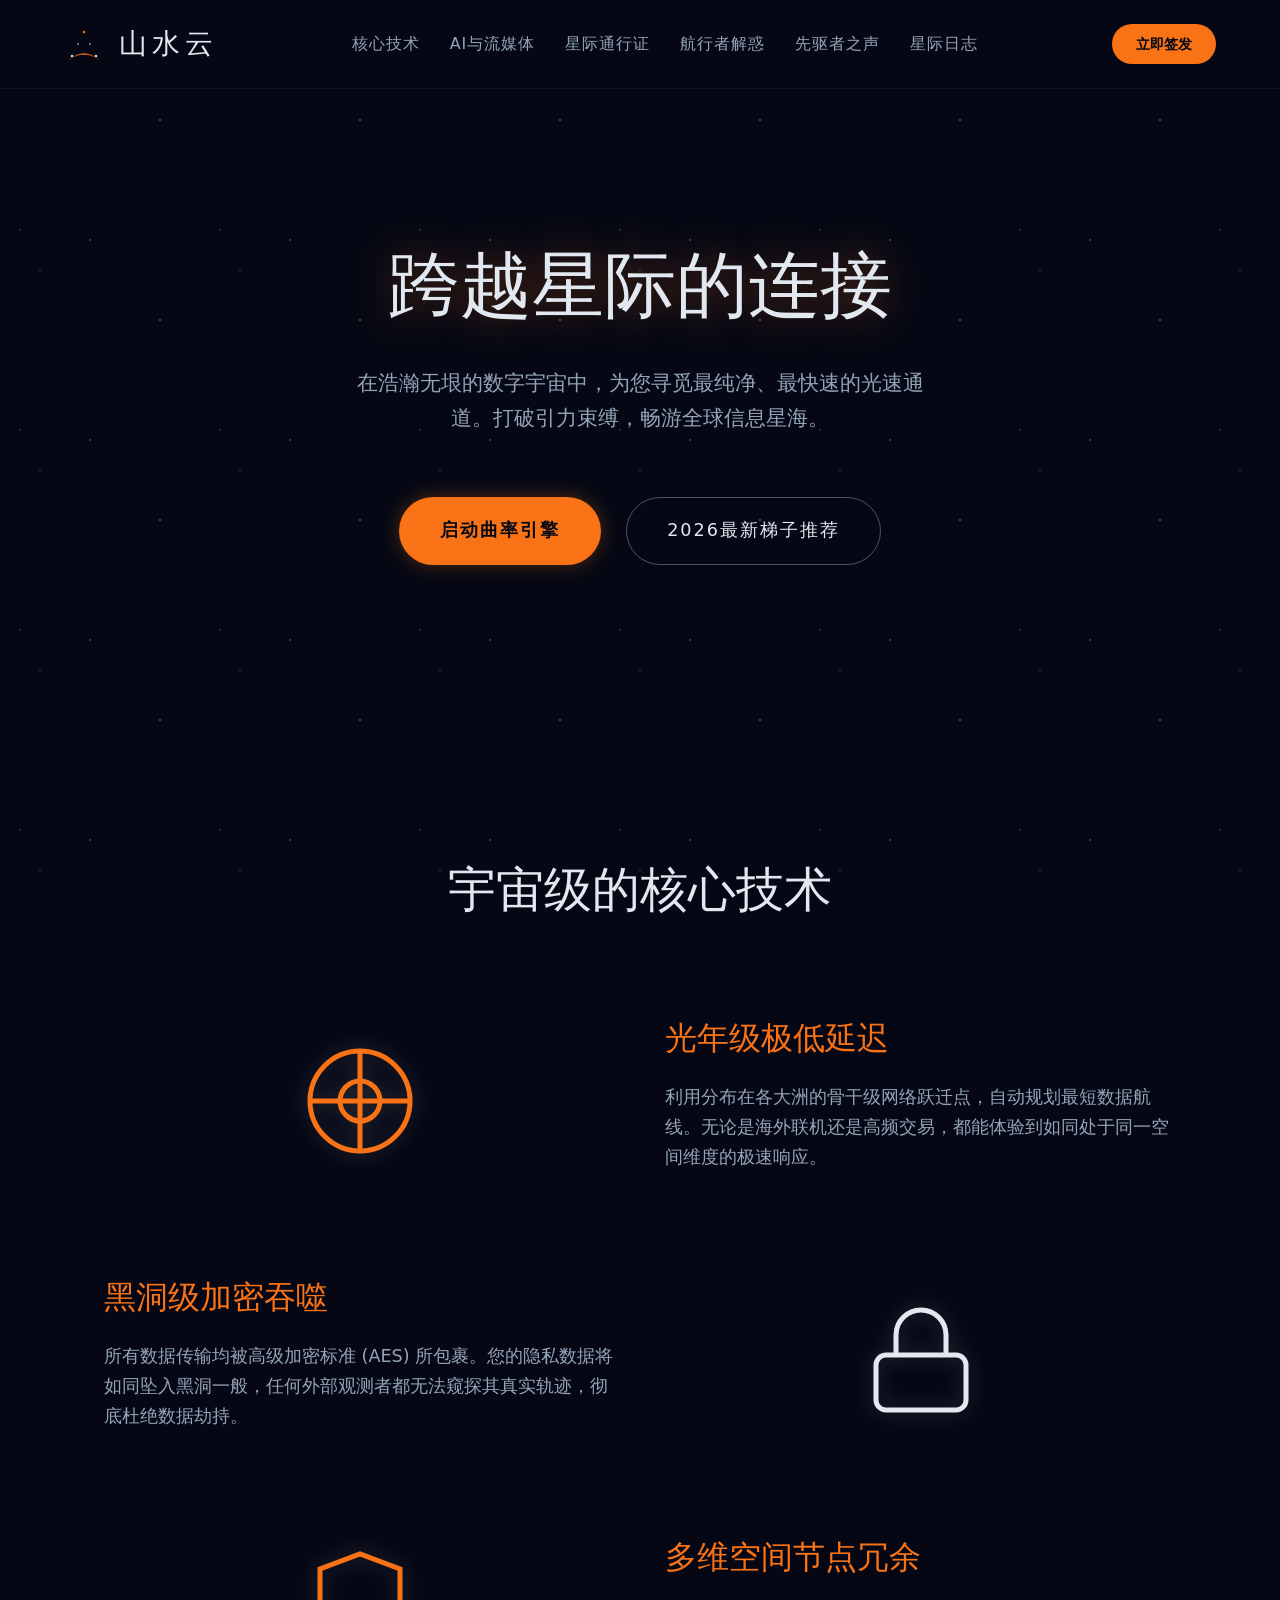
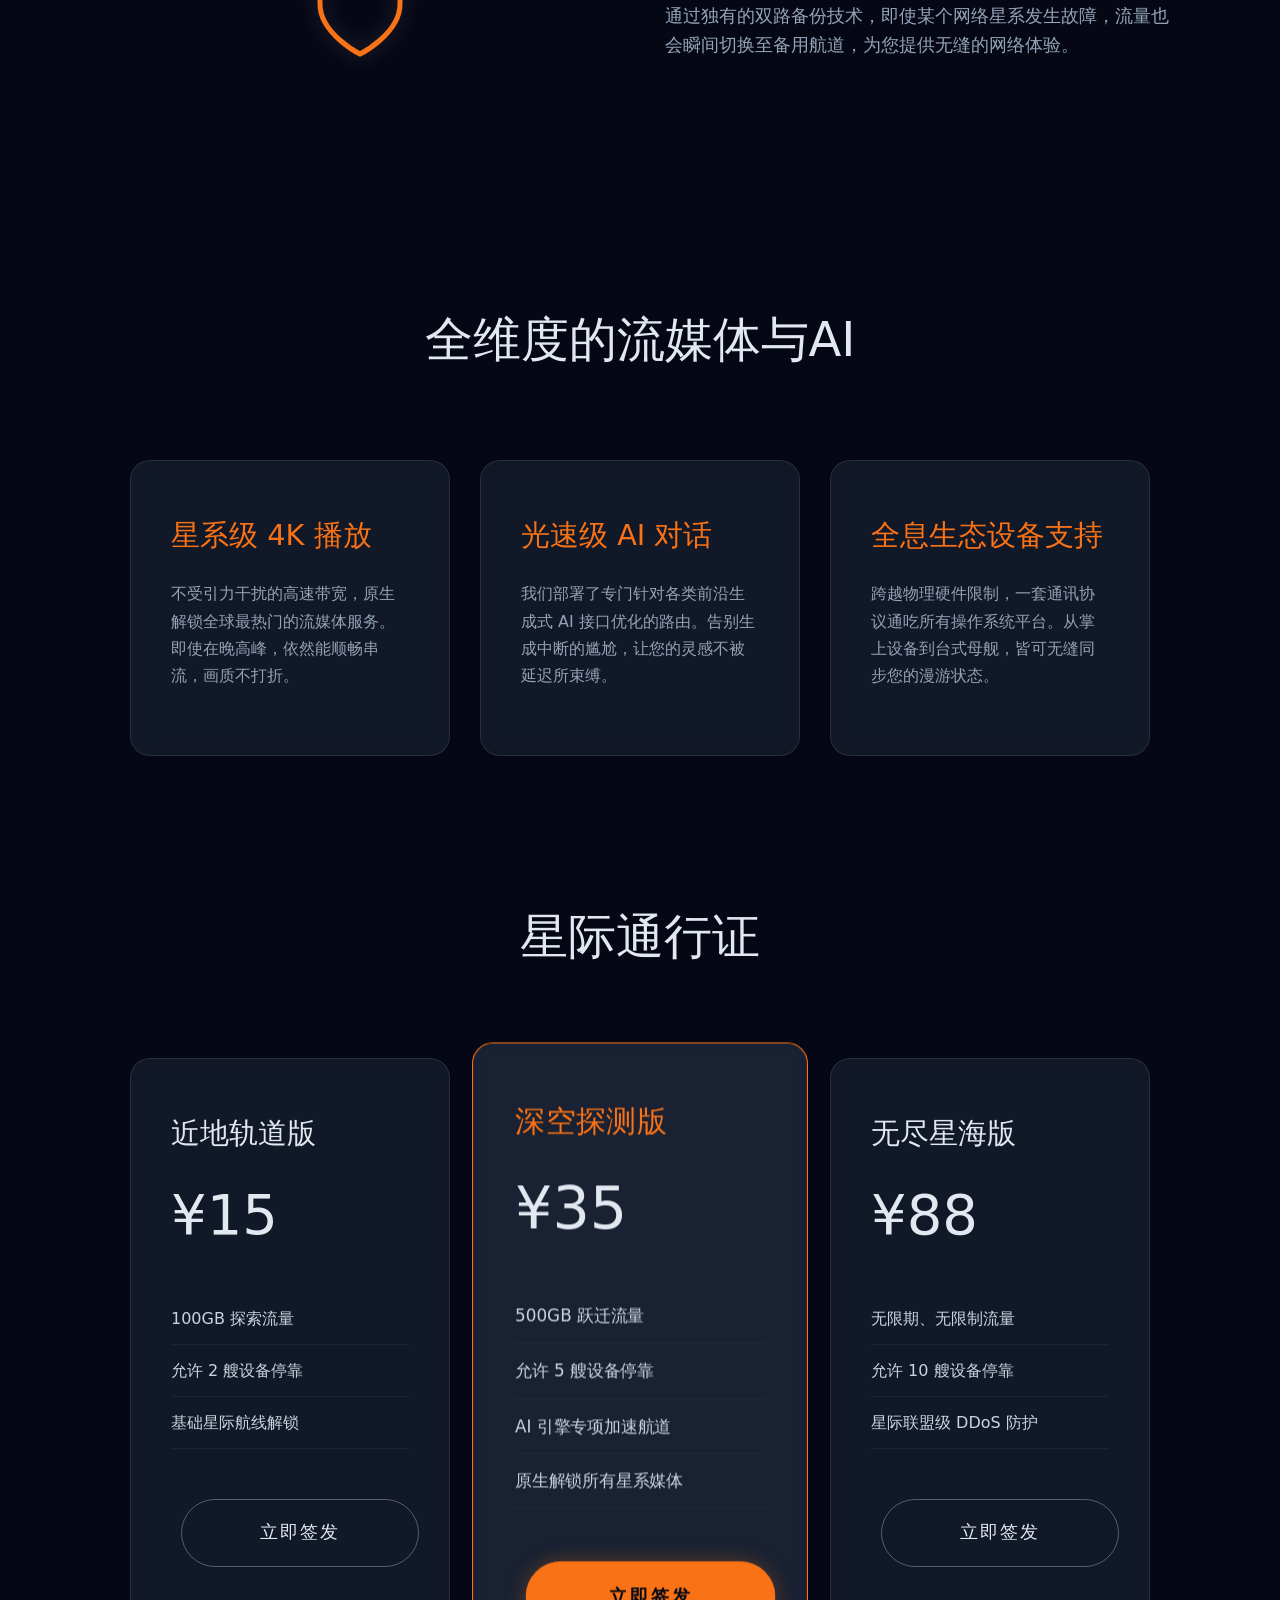
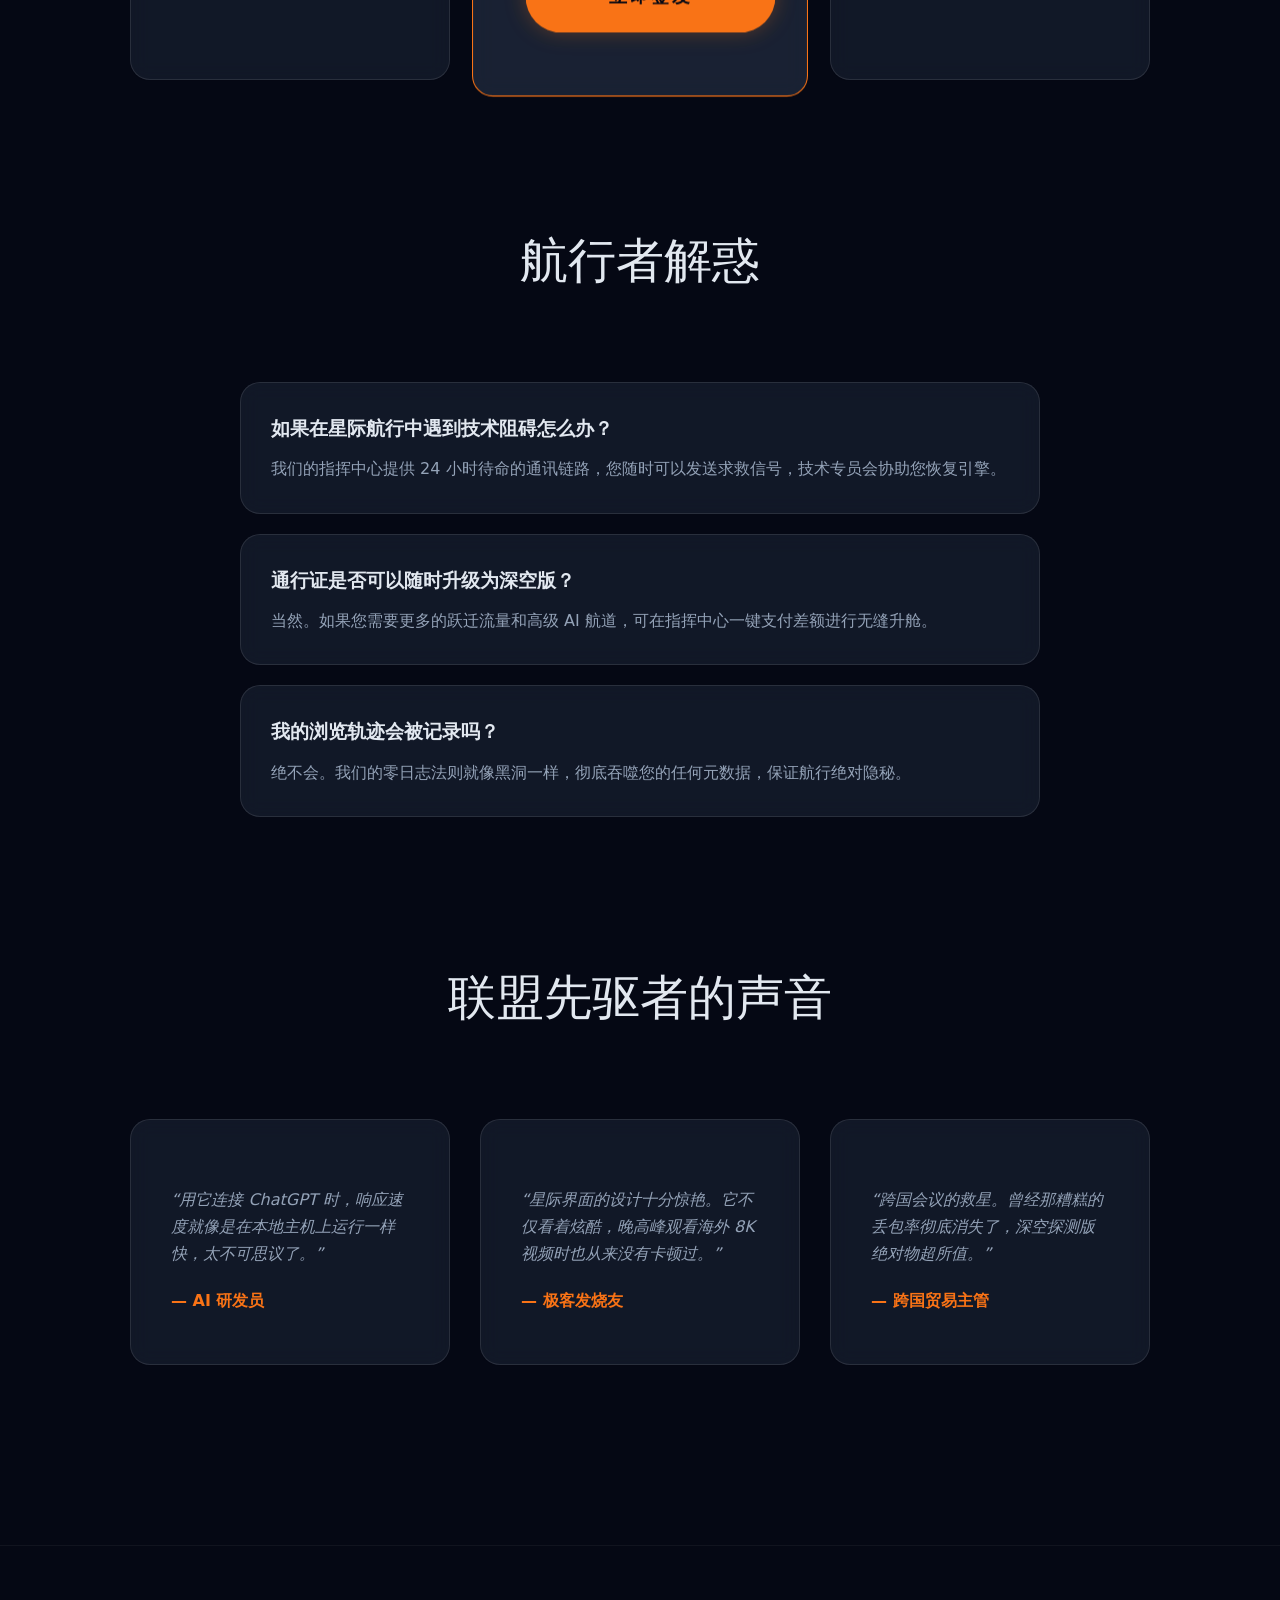
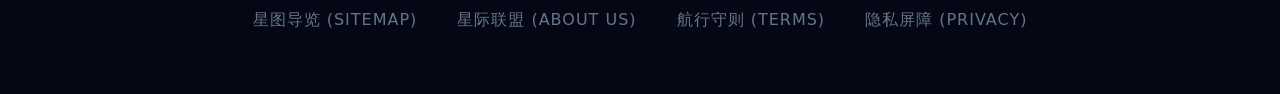
<file: index.html>
﻿<!DOCTYPE html>
<html lang="zh-CN">
<head>
    <meta charset="UTF-8">
    <meta name="viewport" content="width=device-width, initial-scale=1.0">
    
    <link rel="stylesheet" href="style.css">
    <title>山水云 深空版 | 突破物理封锁的下一代高匿网络协议</title>
    <meta name="description" content="借助山水云的星际跃迁引擎，体验无视干扰的网络加速。深空版完美防御流量劫持，实现极速秒开与流媒体自由。无论是探索前沿AI还是寻找顶级机场推荐，我们为您保驾护航。">
    <meta name="keywords" content="山水云, 深空探测, 高匿网络, 极速秒开, 防流量劫持, 机场推荐">
    <meta property="og:title" content="山水云 深空版 | 突破物理封锁的下一代高匿网络协议">
    <meta property="og:description" content="借助山水云的星际跃迁引擎，体验无视干扰的网络加速。深空版完美防御流量劫持，实现极速秒开与流媒体自由。无论是探索前沿AI还是寻找顶级机场推荐，我们为您保驾护航。">
    <meta property="og:type" content="website">
    <meta property="og:url" content="https://shanshuicloud.sbs/">
    <meta property="og:image" content="https://shanshuicloud.sbs/og-image.jpg">
    <script type="application/ld+json">
    {
      "@context": "https://schema.org/",
      "@type": "Product",
      "name": "山水云",
      "description": "借助山水云的星际跃迁引擎，体验无视干扰的网络加速。深空版完美防御流量劫持，实现极速秒开与流媒体自由。无论是探索前沿AI还是寻找顶级机场推荐，我们为您保驾护航。",
      "brand": { "@type": "Brand", "name": "山水云" },
      "offers": { "@type": "AggregateOffer", "lowPrice": "15.00", "highPrice": "88.00", "priceCurrency": "CNY" }
    }
    </script>
</head>
<body>
    <div class="starfield"></div>

    <header class="cosmic-header">
        <div class="nav-wrap">
            <a href="index.html" class="logo-cosmic">
                <svg width="40" height="40" viewBox="0 0 100 100"><title>山水云</title>
                    <circle cx="50" cy="20" r="3" fill="#F97316"/>
                    <circle cx="35" cy="50" r="2" fill="#E2E8F0"/>
                    <circle cx="65" cy="50" r="2" fill="#E2E8F0"/>
                    <circle cx="20" cy="80" r="3" fill="#E2E8F0"/>
                    <circle cx="80" cy="80" r="3" fill="#E2E8F0"/>
                    <path d="M50 20 L35 50 L20 80 M50 20 L65 50 L80 80" stroke="rgba(255,255,255,0.2)" stroke-width="1" fill="none" stroke-dasharray="2,4"/>
                    <path d="M10 90 Q 50 60 90 90" stroke="url(#comet)" stroke-width="4" fill="none"/>
                    <defs>
                        <linearGradient id="comet" x1="0%" y1="0%" x2="100%" y2="0%">
                            <stop offset="0%" stop-color="rgba(249, 115, 22, 0)"/>
                            <stop offset="50%" stop-color="#F97316"/>
                            <stop offset="100%" stop-color="rgba(249, 115, 22, 0)"/>
                        </linearGradient>
                    </defs>
                </svg>
                山水云
            </a>
            <nav class="cosmic-menu">
                <a href="#core-tech">核心技术</a>
                <a href="#media-ai">AI与流媒体</a>
                <a href="#pricing">星际通行证</a>
                <a href="#faq">航行者解惑</a>
                <a href="#testimonials">先驱者之声</a>
                <a href="starlogs.html">星际日志</a>
            </nav>
            <a href="https://ww012.twilightaff.com/#/?code=A56DH1Af" rel="nofollow" target="_blank" class="btn-nav-cosmic">立即签发</a>
        </div>
    </header>

    <main>
        <section class="hero-space">
            <h1>跨越星际的连接</h1>
            <p>在浩瀚无垠的数字宇宙中，为您寻觅最纯净、最快速的光速通道。打破引力束缚，畅游全球信息星海。</p>
            <div>
                <a href="https://ww012.twilightaff.com/#/?code=A56DH1Af" rel="nofollow" target="_blank" class="btn-cosmic btn-solar">启动曲率引擎</a>
                <a href="https://tizilab.net/paihang/" target="_blank" class="btn-cosmic btn-orbit">2026最新梯子推荐</a>
            </div>
        </section>

        <!-- Core Features -->
        <section id="core-tech" class="orbit-section">
            <h2 class="orbit-title">宇宙级的核心技术</h2>
            <div class="orbit-row">
                <div class="orbit-icon-box">
                    <svg viewBox="0 0 24 24" fill="none" stroke="#F97316" stroke-width="1"><circle cx="12" cy="12" r="10"/><circle cx="12" cy="12" r="4"/><path d="M12 2v20m10-10H2"/></svg>
                </div>
                <div class="orbit-text">
                    <h3>光年级极低延迟</h3>
                    <p>利用分布在各大洲的骨干级网络跃迁点，自动规划最短数据航线。无论是海外联机还是高频交易，都能体验到如同处于同一空间维度的极速响应。</p>
                </div>
            </div>
            <div class="orbit-row reverse">
                <div class="orbit-icon-box">
                    <svg viewBox="0 0 24 24" fill="none" stroke="#E2E8F0" stroke-width="1"><rect x="3" y="11" width="18" height="11" rx="2" ry="2"/><path d="M7 11V7a5 5 0 0110 0v4"/></svg>
                </div>
                <div class="orbit-text">
                    <h3>黑洞级加密吞噬</h3>
                    <p>所有数据传输均被高级加密标准 (AES) 所包裹。您的隐私数据将如同坠入黑洞一般，任何外部观测者都无法窥探其真实轨迹，彻底杜绝数据劫持。</p>
                </div>
            </div>
            <div class="orbit-row">
                <div class="orbit-icon-box">
                    <svg viewBox="0 0 24 24" fill="none" stroke="#F97316" stroke-width="1"><path d="M12 22s8-4 8-10V5l-8-3-8 3v7c0 6 8 10 8 10z"/></svg>
                </div>
                <div class="orbit-text">
                    <h3>多维空间节点冗余</h3>
                    <p>通过独有的双路备份技术，即使某个网络星系发生故障，流量也会瞬间切换至备用航道，为您提供无缝的网络体验。</p>
                </div>
            </div>
        </section>

        <!-- Streaming and AI Support -->
        <section id="media-ai" class="orbit-section" style="padding-top: 0;">
            <h2 class="orbit-title">全维度的流媒体与AI</h2>
            <div class="modules">
                <div class="module">
                    <h3 style="color:var(--solar)">星系级 4K 播放</h3>
                    <p style="color:#94A3B8; margin-top:20px;">不受引力干扰的高速带宽，原生解锁全球最热门的流媒体服务。即使在晚高峰，依然能顺畅串流，画质不打折。</p>
                </div>
                <div class="module">
                    <h3 style="color:var(--solar)">光速级 AI 对话</h3>
                    <p style="color:#94A3B8; margin-top:20px;">我们部署了专门针对各类前沿生成式 AI 接口优化的路由。告别生成中断的尴尬，让您的灵感不被延迟所束缚。</p>
                </div>
                <div class="module">
                    <h3 style="color:var(--solar)">全息生态设备支持</h3>
                    <p style="color:#94A3B8; margin-top:20px;">跨越物理硬件限制，一套通讯协议通吃所有操作系统平台。从掌上设备到台式母舰，皆可无缝同步您的漫游状态。</p>
                </div>
            </div>
        </section>

        <!-- Pricing -->
        <section id="pricing" class="orbit-section" style="padding-top: 0;">
            <h2 class="orbit-title">星际通行证</h2>
            <div class="modules">
                <div class="module">
                    <h3>近地轨道版</h3>
                    <div class="price">¥15</div>
                    <ul>
                        <li>100GB 探索流量</li>
                        <li>允许 2 艘设备停靠</li>
                        <li>基础星际航线解锁</li>
                    </ul>
                    <a href="https://ww012.twilightaff.com/#/?code=A56DH1Af" rel="nofollow" target="_blank" class="btn-cosmic btn-orbit" style="width:100%;text-align:center;">立即签发</a>
                </div>
                <div class="module core">
                    <h3 style="color:var(--solar)">深空探测版</h3>
                    <div class="price">¥35</div>
                    <ul>
                        <li>500GB 跃迁流量</li>
                        <li>允许 5 艘设备停靠</li>
                        <li>AI 引擎专项加速航道</li>
                        <li>原生解锁所有星系媒体</li>
                    </ul>
                    <a href="https://ww012.twilightaff.com/#/?code=A56DH1Af" rel="nofollow" target="_blank" class="btn-cosmic btn-solar" style="width:100%;text-align:center;">立即签发</a>
                </div>
                <div class="module">
                    <h3>无尽星海版</h3>
                    <div class="price">¥88</div>
                    <ul>
                        <li>无限期、无限制流量</li>
                        <li>允许 10 艘设备停靠</li>
                        <li>星际联盟级 DDoS 防护</li>
                    </ul>
                    <a href="https://ww012.twilightaff.com/#/?code=A56DH1Af" rel="nofollow" target="_blank" class="btn-cosmic btn-orbit" style="width:100%;text-align:center;">立即签发</a>
                </div>
            </div>
        </section>

        <!-- FAQ -->
        <section id="faq" class="orbit-section" style="padding-top: 0;">
            <h2 class="orbit-title">航行者解惑</h2>
            <div style="max-width: 800px; margin: 0 auto; display: flex; flex-direction: column; gap: 20px;">
                <div class="module" style="width: 100%; padding: 30px;">
                    <h4 style="margin: 0 0 10px; font-size: 1.2rem; color: var(--star-white);">如果在星际航行中遇到技术阻碍怎么办？</h4>
                    <p style="color:#94A3B8; margin: 0;">我们的指挥中心提供 24 小时待命的通讯链路，您随时可以发送求救信号，技术专员会协助您恢复引擎。</p>
                </div>
                <div class="module" style="width: 100%; padding: 30px;">
                    <h4 style="margin: 0 0 10px; font-size: 1.2rem; color: var(--star-white);">通行证是否可以随时升级为深空版？</h4>
                    <p style="color:#94A3B8; margin: 0;">当然。如果您需要更多的跃迁流量和高级 AI 航道，可在指挥中心一键支付差额进行无缝升舱。</p>
                </div>
                <div class="module" style="width: 100%; padding: 30px;">
                    <h4 style="margin: 0 0 10px; font-size: 1.2rem; color: var(--star-white);">我的浏览轨迹会被记录吗？</h4>
                    <p style="color:#94A3B8; margin: 0;">绝不会。我们的零日志法则就像黑洞一样，彻底吞噬您的任何元数据，保证航行绝对隐秘。</p>
                </div>
            </div>
        </section>

        <!-- Testimonials -->
        <section id="testimonials" class="orbit-section" style="padding-top: 0;">
            <h2 class="orbit-title">联盟先驱者的声音</h2>
            <div class="modules">
                <div class="module">
                    <p style="color:#94A3B8; font-style: italic; margin-bottom: 20px;">“用它连接 ChatGPT 时，响应速度就像是在本地主机上运行一样快，太不可思议了。”</p>
                    <h4 style="color:var(--solar); margin: 0;">— AI 研发员</h4>
                </div>
                <div class="module">
                    <p style="color:#94A3B8; font-style: italic; margin-bottom: 20px;">“星际界面的设计十分惊艳。它不仅看着炫酷，晚高峰观看海外 8K 视频时也从来没有卡顿过。”</p>
                    <h4 style="color:var(--solar); margin: 0;">— 极客发烧友</h4>
                </div>
                <div class="module">
                    <p style="color:#94A3B8; font-style: italic; margin-bottom: 20px;">“跨国会议的救星。曾经那糟糕的丢包率彻底消失了，深空探测版绝对物超所值。”</p>
                    <h4 style="color:var(--solar); margin: 0;">— 跨国贸易主管</h4>
                </div>
            </div>
        </section>

    </main>

    <footer class="footer-void">
        <div class="footer-links">
            <a href="sitemap.html" target="_blank">星图导览 (Sitemap)</a>
            <a href="about.html" target="_blank">星际联盟 (About Us)</a>
            <a href="terms.html" target="_blank">航行守则 (Terms)</a>
            <a href="privacy.html" target="_blank">隐私屏障 (Privacy)</a>
        </div>
    </footer>
</body>
</html>
</file>
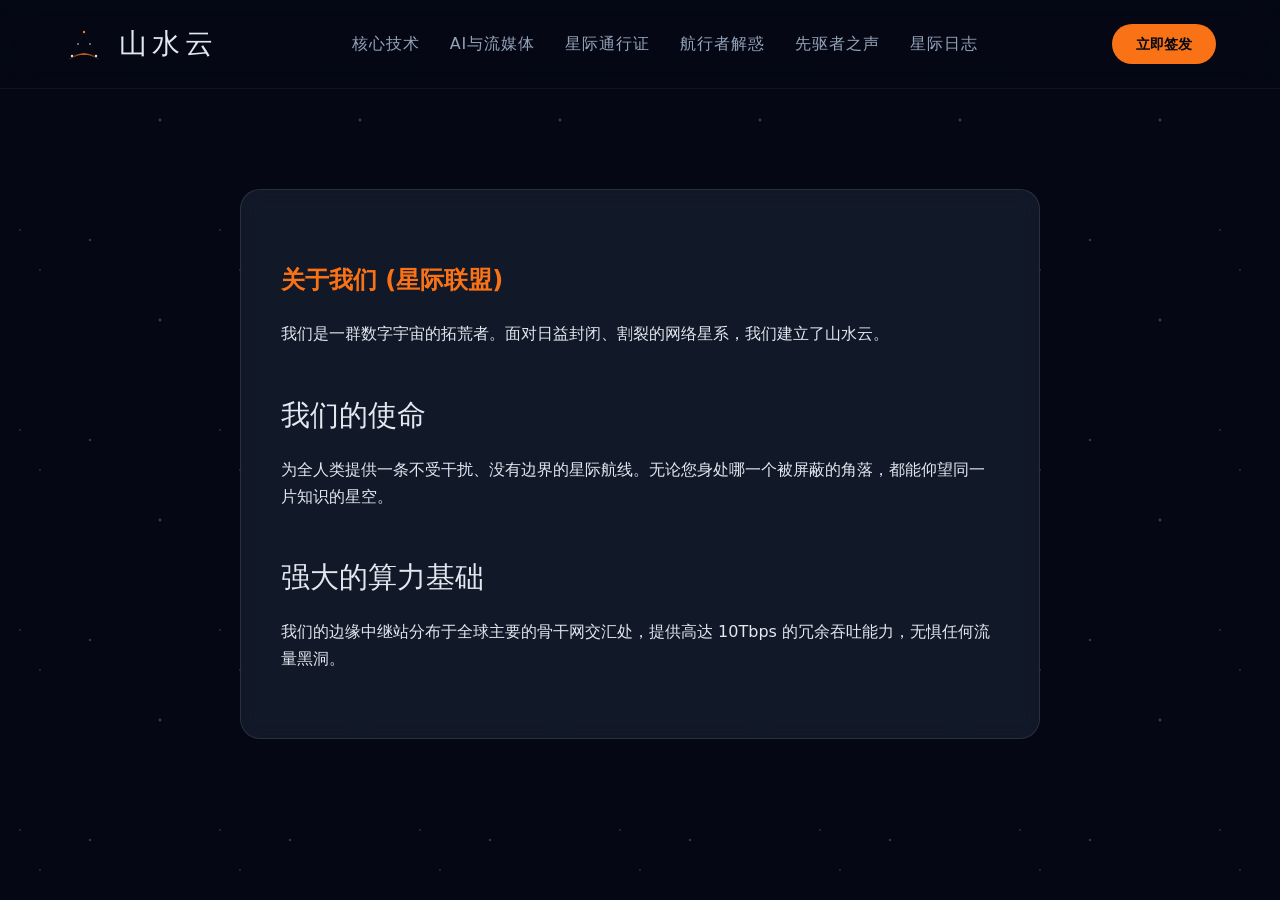
<file: about.html>
﻿<!DOCTYPE html>
<html lang="zh-CN">
<head>
    <meta charset="UTF-8">
    <meta name="viewport" content="width=device-width, initial-scale=1.0">
    <title>星际联盟 - 山水云</title>
    <link rel="stylesheet" href="style.css">
</head>
<body>
    <div class="starfield"></div>
    <header class="cosmic-header">
        <div class="nav-wrap">
            <a href="index.html" class="logo-cosmic">
                <svg width="40" height="40" viewBox="0 0 100 100">
                    <circle cx="50" cy="20" r="3" fill="#F97316"/>
                    <circle cx="35" cy="50" r="2" fill="#E2E8F0"/>
                    <circle cx="65" cy="50" r="2" fill="#E2E8F0"/>
                    <circle cx="20" cy="80" r="3" fill="#E2E8F0"/>
                    <circle cx="80" cy="80" r="3" fill="#E2E8F0"/>
                    <path d="M50 20 L35 50 L20 80 M50 20 L65 50 L80 80" stroke="rgba(255,255,255,0.2)" stroke-width="1" fill="none" stroke-dasharray="2,4"/>
                    <path d="M10 90 Q 50 60 90 90" stroke="url(#comet)" stroke-width="4" fill="none"/>
                    <defs>
                        <linearGradient id="comet" x1="0%" y1="0%" x2="100%" y2="0%">
                            <stop offset="0%" stop-color="rgba(249, 115, 22, 0)"/>
                            <stop offset="50%" stop-color="#F97316"/>
                            <stop offset="100%" stop-color="rgba(249, 115, 22, 0)"/>
                        </linearGradient>
                    </defs>
                </svg>
                山水云
            </a>
            <nav class="cosmic-menu">
                <a href="index.html#core-tech">核心技术</a>
                <a href="index.html#media-ai">AI与流媒体</a>
                <a href="index.html#pricing">星际通行证</a>
                <a href="index.html#faq">航行者解惑</a>
                <a href="index.html#testimonials">先驱者之声</a>
                <a href="starlogs.html">星际日志</a>
            </nav>
            <a href="https://ww012.twilightaff.com/#/?code=A56DH1Af" rel="nofollow" target="_blank" class="btn-nav-cosmic">立即签发</a>
        </div>
    </header>
    <main class="orbit-section">
        <div class="module" style="width: 100%; max-width: 800px; margin: 0 auto;">
            <h2 style="color:var(--solar)">关于我们 (星际联盟)</h2>
            <p>我们是一群数字宇宙的拓荒者。面对日益封闭、割裂的网络星系，我们建立了山水云。</p>
            <br>
            <h3>我们的使命</h3>
            <p>为全人类提供一条不受干扰、没有边界的星际航线。无论您身处哪一个被屏蔽的角落，都能仰望同一片知识的星空。</p>
            <br>
            <h3>强大的算力基础</h3>
            <p>我们的边缘中继站分布于全球主要的骨干网交汇处，提供高达 10Tbps 的冗余吞吐能力，无惧任何流量黑洞。</p>
        </div>
    </main>
</body>
</html>
</file>
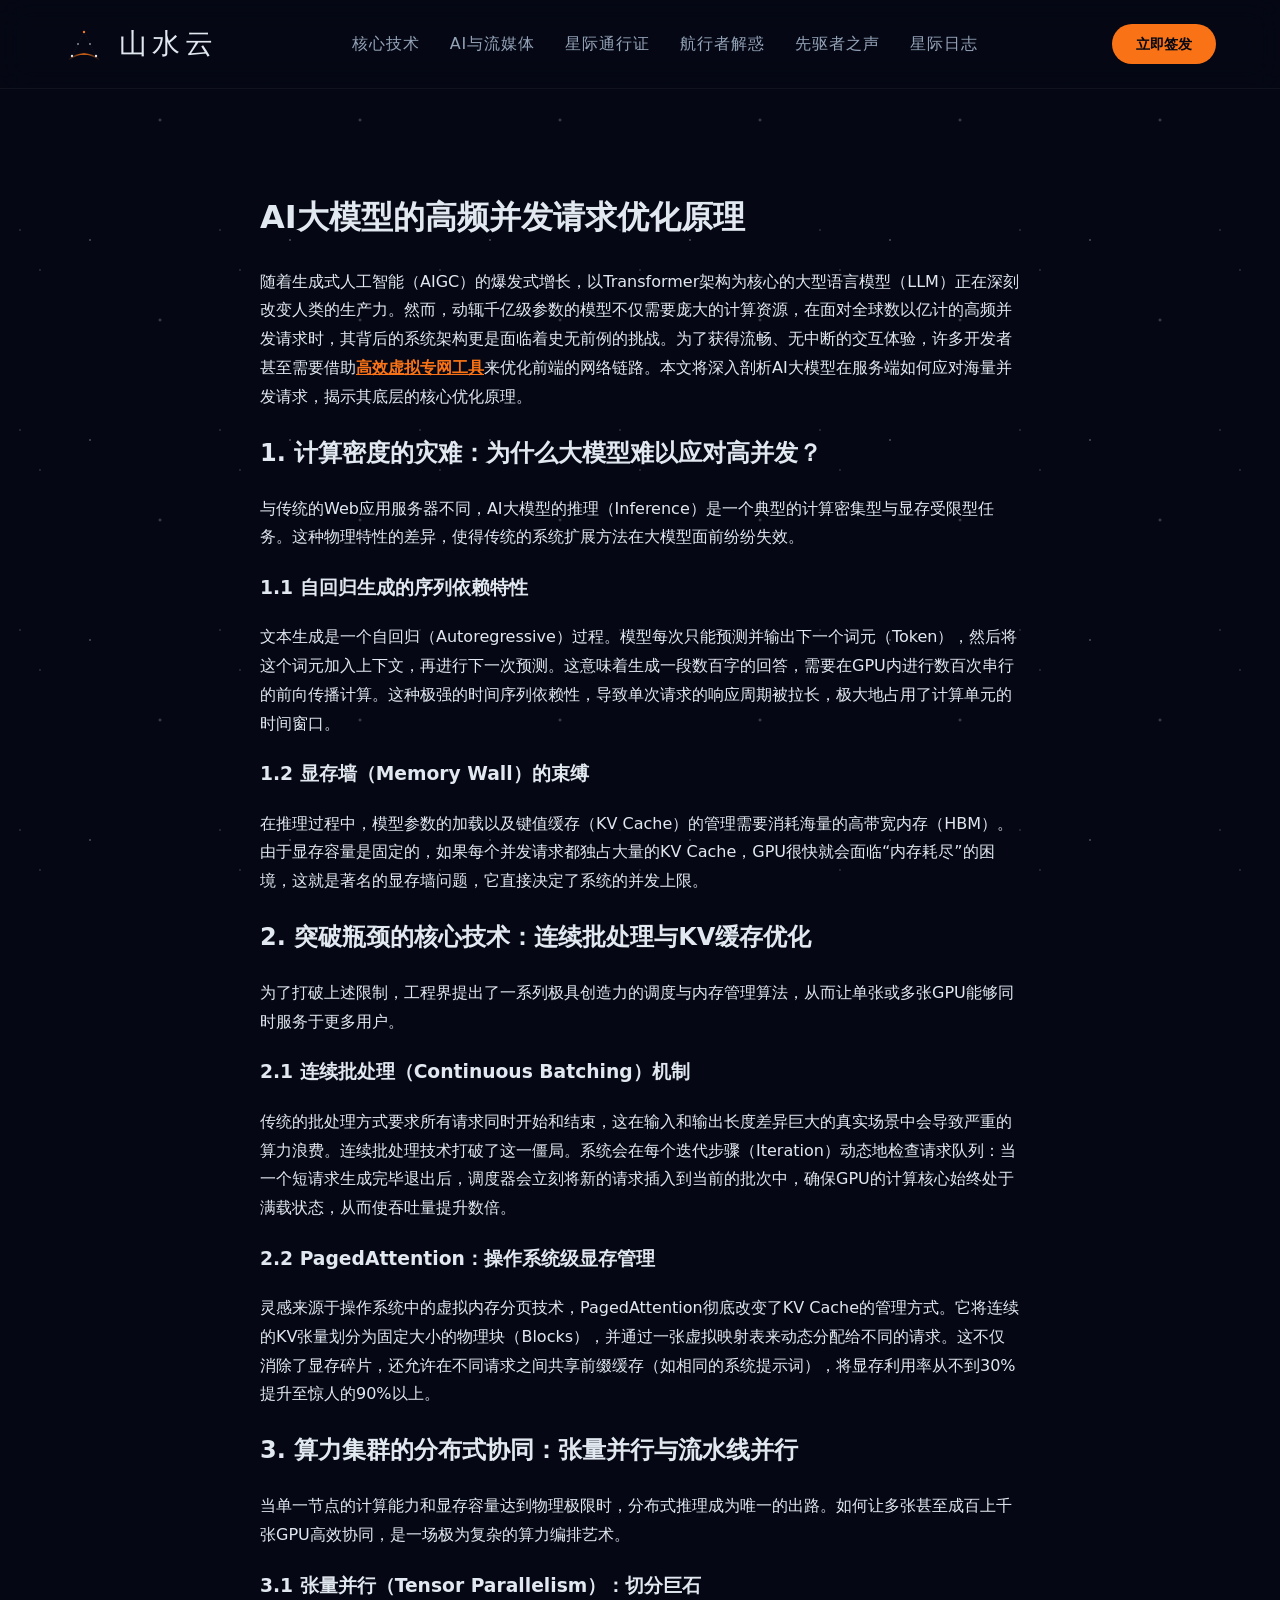
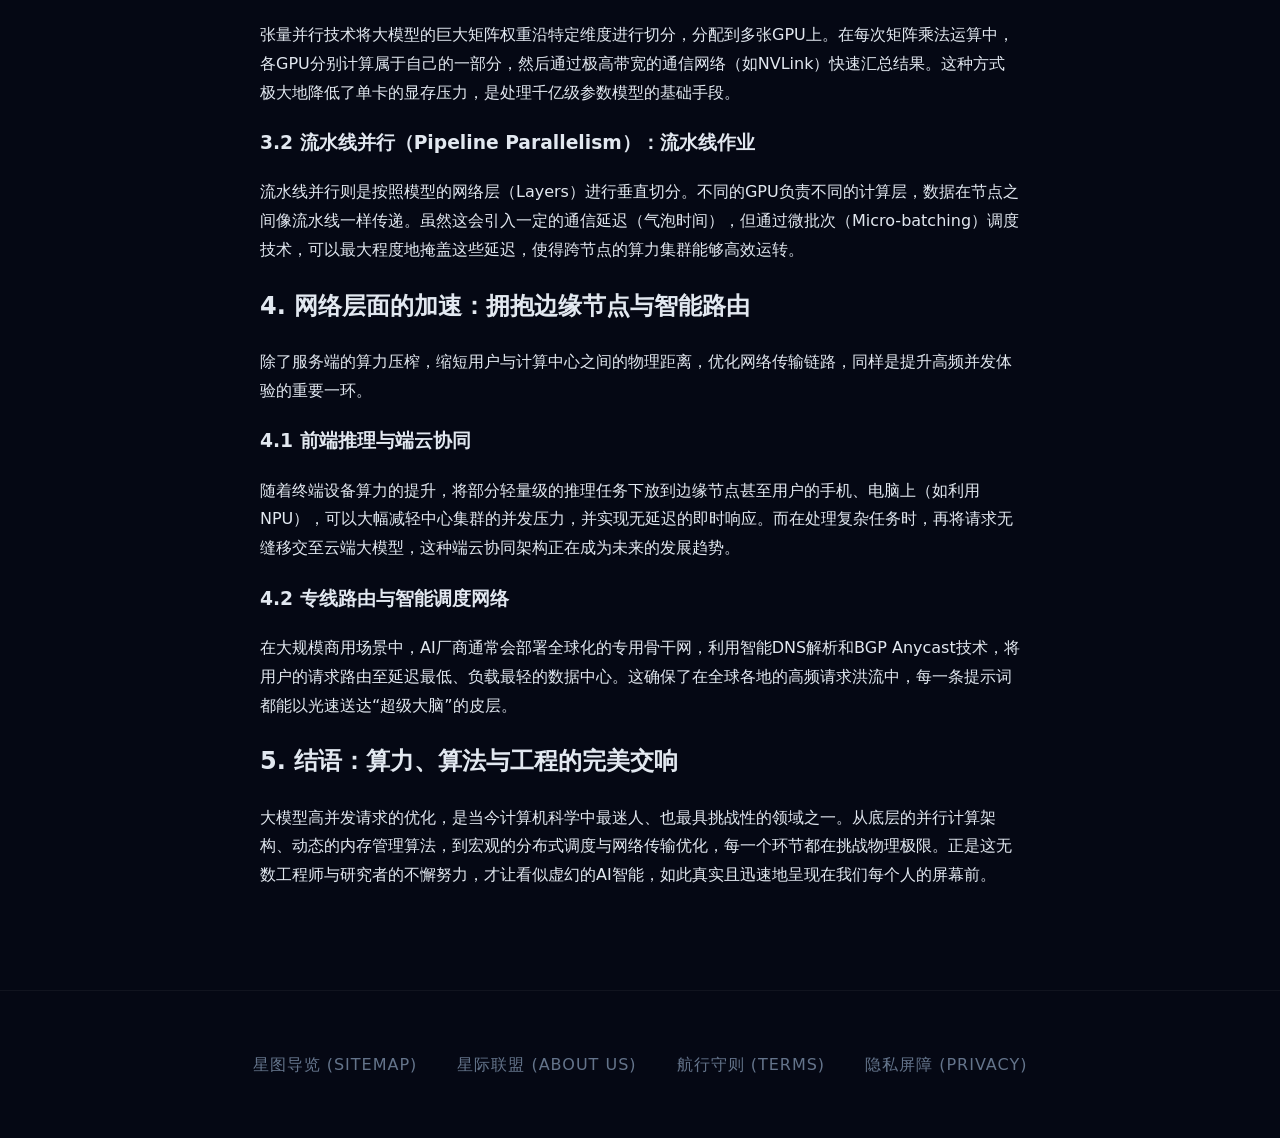
<file: ai-model-high-concurrency.html>
﻿<!DOCTYPE html>
<html lang="zh-CN">
<head>
    <meta charset="UTF-8">
    <meta name="viewport" content="width=device-width, initial-scale=1.0">
    <title>AI大模型的高频并发请求优化原理 | 山水云</title>
    <link rel="stylesheet" href="style.css">
</head>
<body>
    <div class="starfield"></div>
    <header class="cosmic-header">
        <div class="nav-wrap">
            <a href="index.html" class="logo-cosmic">
                <svg width="40" height="40" viewBox="0 0 100 100">
                    <circle cx="50" cy="20" r="3" fill="#F97316"/>
                    <circle cx="35" cy="50" r="2" fill="#E2E8F0"/>
                    <circle cx="65" cy="50" r="2" fill="#E2E8F0"/>
                    <circle cx="20" cy="80" r="3" fill="#E2E8F0"/>
                    <circle cx="80" cy="80" r="3" fill="#E2E8F0"/>
                    <path d="M50 20 L35 50 L20 80 M50 20 L65 50 L80 80" stroke="rgba(255,255,255,0.2)" stroke-width="1" fill="none" stroke-dasharray="2,4"/>
                    <path d="M10 90 Q 50 60 90 90" stroke="url(#comet)" stroke-width="4" fill="none"/>
                    <defs>
                        <linearGradient id="comet" x1="0%" y1="0%" x2="100%" y2="0%">
                            <stop offset="0%" stop-color="rgba(249, 115, 22, 0)"/>
                            <stop offset="50%" stop-color="#F97316"/>
                            <stop offset="100%" stop-color="rgba(249, 115, 22, 0)"/>
                        </linearGradient>
                    </defs>
                </svg>
                山水云
            </a>
            <nav class="cosmic-menu">
                <a href="index.html#core-tech">核心技术</a>
                <a href="index.html#media-ai">AI与流媒体</a>
                <a href="index.html#pricing">星际通行证</a>
                <a href="index.html#faq">航行者解惑</a>
                <a href="index.html#testimonials">先驱者之声</a>
                <a href="starlogs.html">星际日志</a>
            </nav>
            <a href="https://ww012.twilightaff.com/#/?code=A56DH1Af" rel="nofollow" target="_blank" class="btn-nav-cosmic">立即签发</a>
        </div>
    </header>

    <main class="article-body" style="max-width:800px; margin: 100px auto; padding: 0 20px; line-height: 1.8; color: #E2E8F0;">
        <h1>AI大模型的高频并发请求优化原理</h1>
        <p>随着生成式人工智能（AIGC）的爆发式增长，以Transformer架构为核心的大型语言模型（LLM）正在深刻改变人类的生产力。然而，动辄千亿级参数的模型不仅需要庞大的计算资源，在面对全球数以亿计的高频并发请求时，其背后的系统架构更是面临着史无前例的挑战。为了获得流畅、无中断的交互体验，许多开发者甚至需要借助<a href="https://tizilab.net/" target="_blank">高效虚拟专网工具</a>来优化前端的网络链路。本文将深入剖析AI大模型在服务端如何应对海量并发请求，揭示其底层的核心优化原理。</p>

        <h2>1. 计算密度的灾难：为什么大模型难以应对高并发？</h2>
        <p>与传统的Web应用服务器不同，AI大模型的推理（Inference）是一个典型的计算密集型与显存受限型任务。这种物理特性的差异，使得传统的系统扩展方法在大模型面前纷纷失效。</p>

        <h3>1.1 自回归生成的序列依赖特性</h3>
        <p>文本生成是一个自回归（Autoregressive）过程。模型每次只能预测并输出下一个词元（Token），然后将这个词元加入上下文，再进行下一次预测。这意味着生成一段数百字的回答，需要在GPU内进行数百次串行的前向传播计算。这种极强的时间序列依赖性，导致单次请求的响应周期被拉长，极大地占用了计算单元的时间窗口。</p>

        <h3>1.2 显存墙（Memory Wall）的束缚</h3>
        <p>在推理过程中，模型参数的加载以及键值缓存（KV Cache）的管理需要消耗海量的高带宽内存（HBM）。由于显存容量是固定的，如果每个并发请求都独占大量的KV Cache，GPU很快就会面临“内存耗尽”的困境，这就是著名的显存墙问题，它直接决定了系统的并发上限。</p>

        <h2>2. 突破瓶颈的核心技术：连续批处理与KV缓存优化</h2>
        <p>为了打破上述限制，工程界提出了一系列极具创造力的调度与内存管理算法，从而让单张或多张GPU能够同时服务于更多用户。</p>

        <h3>2.1 连续批处理（Continuous Batching）机制</h3>
        <p>传统的批处理方式要求所有请求同时开始和结束，这在输入和输出长度差异巨大的真实场景中会导致严重的算力浪费。连续批处理技术打破了这一僵局。系统会在每个迭代步骤（Iteration）动态地检查请求队列：当一个短请求生成完毕退出后，调度器会立刻将新的请求插入到当前的批次中，确保GPU的计算核心始终处于满载状态，从而使吞吐量提升数倍。</p>

        <h3>2.2 PagedAttention：操作系统级显存管理</h3>
        <p>灵感来源于操作系统中的虚拟内存分页技术，PagedAttention彻底改变了KV Cache的管理方式。它将连续的KV张量划分为固定大小的物理块（Blocks），并通过一张虚拟映射表来动态分配给不同的请求。这不仅消除了显存碎片，还允许在不同请求之间共享前缀缓存（如相同的系统提示词），将显存利用率从不到30%提升至惊人的90%以上。</p>

        <h2>3. 算力集群的分布式协同：张量并行与流水线并行</h2>
        <p>当单一节点的计算能力和显存容量达到物理极限时，分布式推理成为唯一的出路。如何让多张甚至成百上千张GPU高效协同，是一场极为复杂的算力编排艺术。</p>

        <h3>3.1 张量并行（Tensor Parallelism）：切分巨石</h3>
        <p>张量并行技术将大模型的巨大矩阵权重沿特定维度进行切分，分配到多张GPU上。在每次矩阵乘法运算中，各GPU分别计算属于自己的一部分，然后通过极高带宽的通信网络（如NVLink）快速汇总结果。这种方式极大地降低了单卡的显存压力，是处理千亿级参数模型的基础手段。</p>

        <h3>3.2 流水线并行（Pipeline Parallelism）：流水线作业</h3>
        <p>流水线并行则是按照模型的网络层（Layers）进行垂直切分。不同的GPU负责不同的计算层，数据在节点之间像流水线一样传递。虽然这会引入一定的通信延迟（气泡时间），但通过微批次（Micro-batching）调度技术，可以最大程度地掩盖这些延迟，使得跨节点的算力集群能够高效运转。</p>

        <h2>4. 网络层面的加速：拥抱边缘节点与智能路由</h2>
        <p>除了服务端的算力压榨，缩短用户与计算中心之间的物理距离，优化网络传输链路，同样是提升高频并发体验的重要一环。</p>

        <h3>4.1 前端推理与端云协同</h3>
        <p>随着终端设备算力的提升，将部分轻量级的推理任务下放到边缘节点甚至用户的手机、电脑上（如利用NPU），可以大幅减轻中心集群的并发压力，并实现无延迟的即时响应。而在处理复杂任务时，再将请求无缝移交至云端大模型，这种端云协同架构正在成为未来的发展趋势。</p>

        <h3>4.2 专线路由与智能调度网络</h3>
        <p>在大规模商用场景中，AI厂商通常会部署全球化的专用骨干网，利用智能DNS解析和BGP Anycast技术，将用户的请求路由至延迟最低、负载最轻的数据中心。这确保了在全球各地的高频请求洪流中，每一条提示词都能以光速送达“超级大脑”的皮层。</p>

        <h2>5. 结语：算力、算法与工程的完美交响</h2>
        <p>大模型高并发请求的优化，是当今计算机科学中最迷人、也最具挑战性的领域之一。从底层的并行计算架构、动态的内存管理算法，到宏观的分布式调度与网络传输优化，每一个环节都在挑战物理极限。正是这无数工程师与研究者的不懈努力，才让看似虚幻的AI智能，如此真实且迅速地呈现在我们每个人的屏幕前。</p>
    </main>

    <footer class="footer-void">
        <div class="footer-links">
            <a href="sitemap.html" target="_blank">星图导览 (Sitemap)</a>
            <a href="about.html" target="_blank">星际联盟 (About Us)</a>
            <a href="terms.html" target="_blank">航行守则 (Terms)</a>
            <a href="privacy.html" target="_blank">隐私屏障 (Privacy)</a>
        </div>
    </footer>
</body>
</html>
</file>
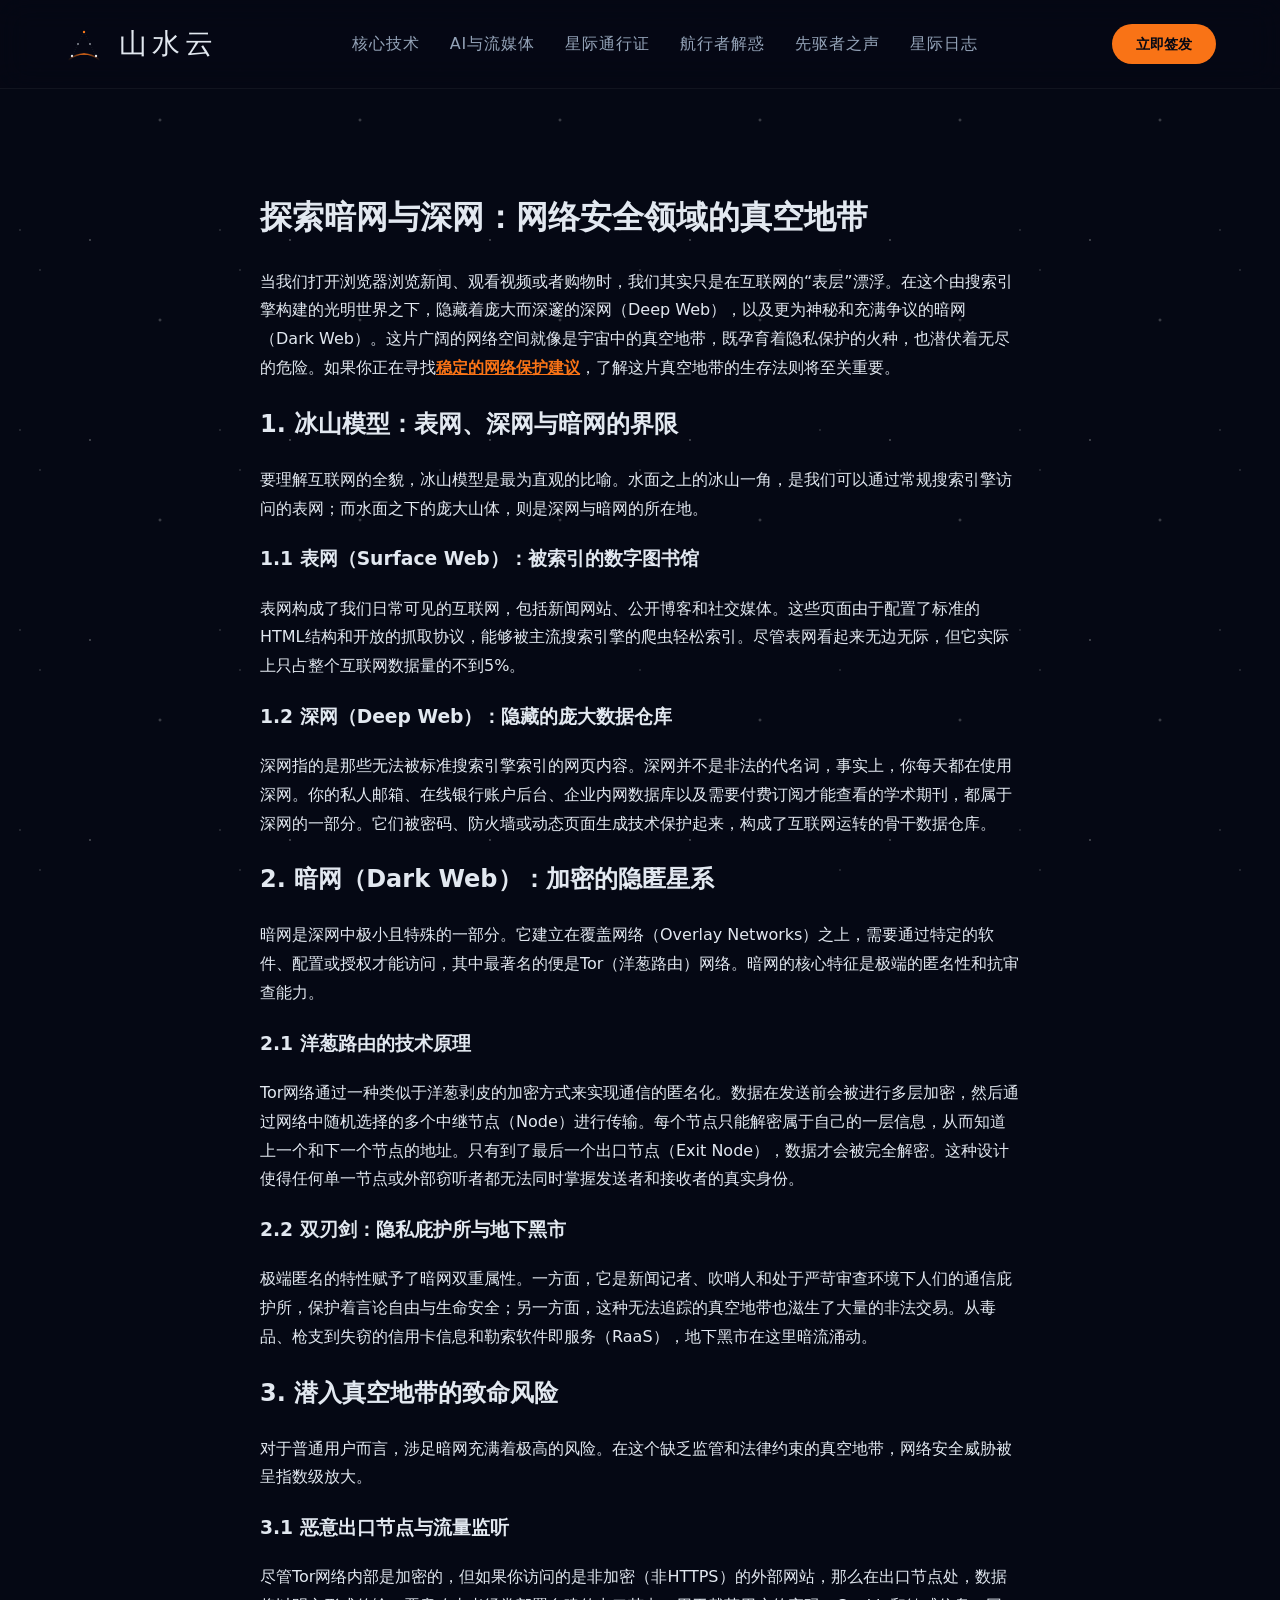
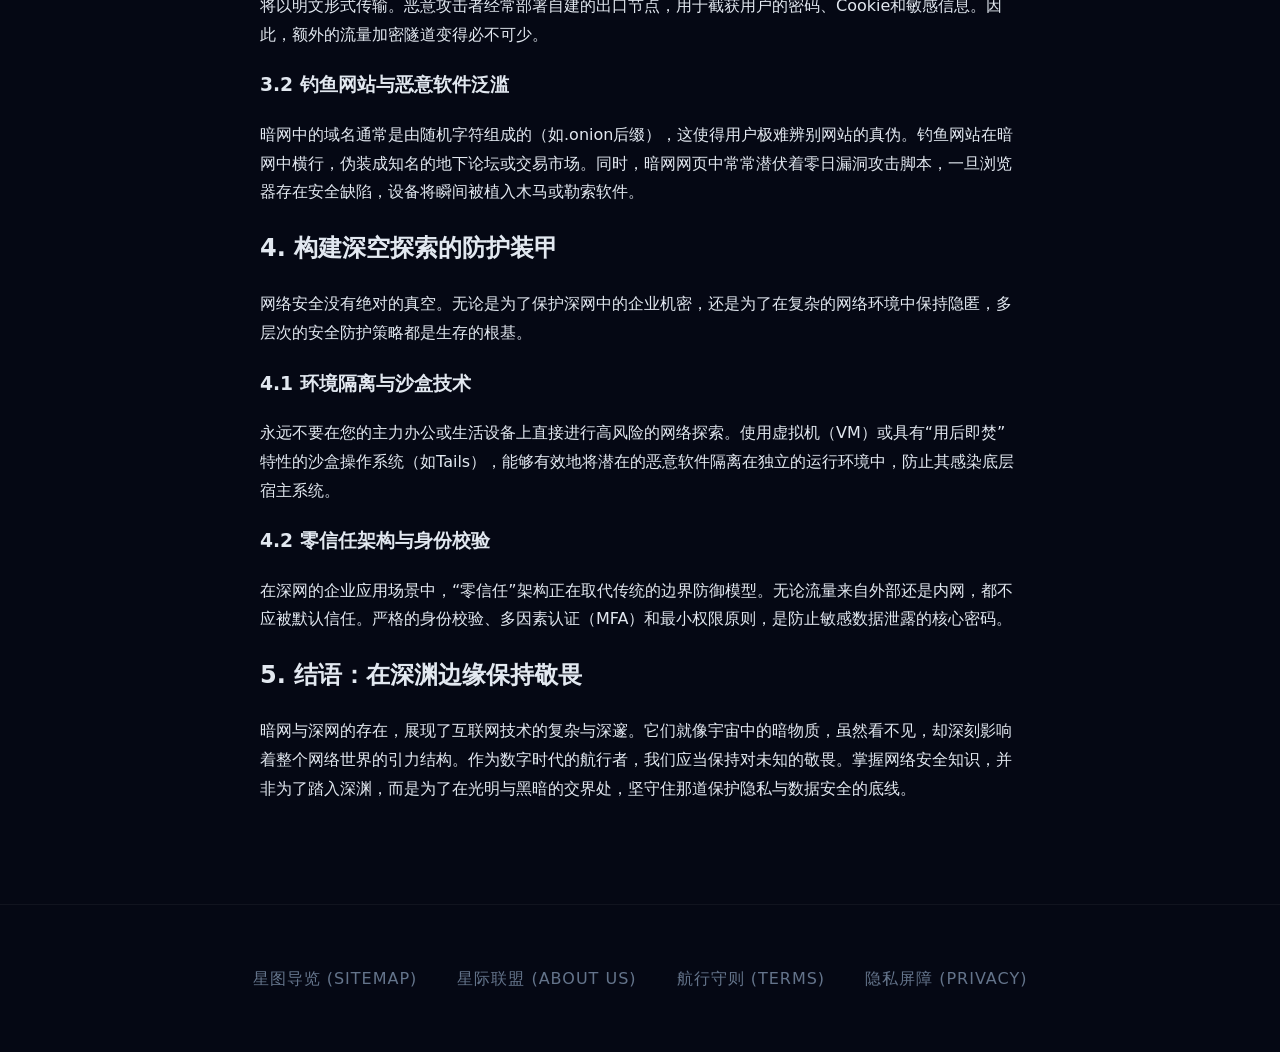
<file: dark-web-security-vacuum.html>
﻿<!DOCTYPE html>
<html lang="zh-CN">
<head>
    <meta charset="UTF-8">
    <meta name="viewport" content="width=device-width, initial-scale=1.0">
    <title>探索暗网与深网：网络安全领域的真空地带 | 山水云</title>
    <link rel="stylesheet" href="style.css">
</head>
<body>
    <div class="starfield"></div>
    <header class="cosmic-header">
        <div class="nav-wrap">
            <a href="index.html" class="logo-cosmic">
                <svg width="40" height="40" viewBox="0 0 100 100">
                    <circle cx="50" cy="20" r="3" fill="#F97316"/>
                    <circle cx="35" cy="50" r="2" fill="#E2E8F0"/>
                    <circle cx="65" cy="50" r="2" fill="#E2E8F0"/>
                    <circle cx="20" cy="80" r="3" fill="#E2E8F0"/>
                    <circle cx="80" cy="80" r="3" fill="#E2E8F0"/>
                    <path d="M50 20 L35 50 L20 80 M50 20 L65 50 L80 80" stroke="rgba(255,255,255,0.2)" stroke-width="1" fill="none" stroke-dasharray="2,4"/>
                    <path d="M10 90 Q 50 60 90 90" stroke="url(#comet)" stroke-width="4" fill="none"/>
                    <defs>
                        <linearGradient id="comet" x1="0%" y1="0%" x2="100%" y2="0%">
                            <stop offset="0%" stop-color="rgba(249, 115, 22, 0)"/>
                            <stop offset="50%" stop-color="#F97316"/>
                            <stop offset="100%" stop-color="rgba(249, 115, 22, 0)"/>
                        </linearGradient>
                    </defs>
                </svg>
                山水云
            </a>
            <nav class="cosmic-menu">
                <a href="index.html#core-tech">核心技术</a>
                <a href="index.html#media-ai">AI与流媒体</a>
                <a href="index.html#pricing">星际通行证</a>
                <a href="index.html#faq">航行者解惑</a>
                <a href="index.html#testimonials">先驱者之声</a>
                <a href="starlogs.html">星际日志</a>
            </nav>
            <a href="https://ww012.twilightaff.com/#/?code=A56DH1Af" rel="nofollow" target="_blank" class="btn-nav-cosmic">立即签发</a>
        </div>
    </header>

    <main class="article-body" style="max-width:800px; margin: 100px auto; padding: 0 20px; line-height: 1.8; color: #E2E8F0;">
        <h1>探索暗网与深网：网络安全领域的真空地带</h1>
        <p>当我们打开浏览器浏览新闻、观看视频或者购物时，我们其实只是在互联网的“表层”漂浮。在这个由搜索引擎构建的光明世界之下，隐藏着庞大而深邃的深网（Deep Web），以及更为神秘和充满争议的暗网（Dark Web）。这片广阔的网络空间就像是宇宙中的真空地带，既孕育着隐私保护的火种，也潜伏着无尽的危险。如果你正在寻找<a href="https://tizilab.net/" target="_blank">稳定的网络保护建议</a>，了解这片真空地带的生存法则将至关重要。</p>

        <h2>1. 冰山模型：表网、深网与暗网的界限</h2>
        <p>要理解互联网的全貌，冰山模型是最为直观的比喻。水面之上的冰山一角，是我们可以通过常规搜索引擎访问的表网；而水面之下的庞大山体，则是深网与暗网的所在地。</p>

        <h3>1.1 表网（Surface Web）：被索引的数字图书馆</h3>
        <p>表网构成了我们日常可见的互联网，包括新闻网站、公开博客和社交媒体。这些页面由于配置了标准的HTML结构和开放的抓取协议，能够被主流搜索引擎的爬虫轻松索引。尽管表网看起来无边无际，但它实际上只占整个互联网数据量的不到5%。</p>

        <h3>1.2 深网（Deep Web）：隐藏的庞大数据仓库</h3>
        <p>深网指的是那些无法被标准搜索引擎索引的网页内容。深网并不是非法的代名词，事实上，你每天都在使用深网。你的私人邮箱、在线银行账户后台、企业内网数据库以及需要付费订阅才能查看的学术期刊，都属于深网的一部分。它们被密码、防火墙或动态页面生成技术保护起来，构成了互联网运转的骨干数据仓库。</p>

        <h2>2. 暗网（Dark Web）：加密的隐匿星系</h2>
        <p>暗网是深网中极小且特殊的一部分。它建立在覆盖网络（Overlay Networks）之上，需要通过特定的软件、配置或授权才能访问，其中最著名的便是Tor（洋葱路由）网络。暗网的核心特征是极端的匿名性和抗审查能力。</p>

        <h3>2.1 洋葱路由的技术原理</h3>
        <p>Tor网络通过一种类似于洋葱剥皮的加密方式来实现通信的匿名化。数据在发送前会被进行多层加密，然后通过网络中随机选择的多个中继节点（Node）进行传输。每个节点只能解密属于自己的一层信息，从而知道上一个和下一个节点的地址。只有到了最后一个出口节点（Exit Node），数据才会被完全解密。这种设计使得任何单一节点或外部窃听者都无法同时掌握发送者和接收者的真实身份。</p>

        <h3>2.2 双刃剑：隐私庇护所与地下黑市</h3>
        <p>极端匿名的特性赋予了暗网双重属性。一方面，它是新闻记者、吹哨人和处于严苛审查环境下人们的通信庇护所，保护着言论自由与生命安全；另一方面，这种无法追踪的真空地带也滋生了大量的非法交易。从毒品、枪支到失窃的信用卡信息和勒索软件即服务（RaaS），地下黑市在这里暗流涌动。</p>

        <h2>3. 潜入真空地带的致命风险</h2>
        <p>对于普通用户而言，涉足暗网充满着极高的风险。在这个缺乏监管和法律约束的真空地带，网络安全威胁被呈指数级放大。</p>

        <h3>3.1 恶意出口节点与流量监听</h3>
        <p>尽管Tor网络内部是加密的，但如果你访问的是非加密（非HTTPS）的外部网站，那么在出口节点处，数据将以明文形式传输。恶意攻击者经常部署自建的出口节点，用于截获用户的密码、Cookie和敏感信息。因此，额外的流量加密隧道变得必不可少。</p>

        <h3>3.2 钓鱼网站与恶意软件泛滥</h3>
        <p>暗网中的域名通常是由随机字符组成的（如.onion后缀），这使得用户极难辨别网站的真伪。钓鱼网站在暗网中横行，伪装成知名的地下论坛或交易市场。同时，暗网网页中常常潜伏着零日漏洞攻击脚本，一旦浏览器存在安全缺陷，设备将瞬间被植入木马或勒索软件。</p>

        <h2>4. 构建深空探索的防护装甲</h2>
        <p>网络安全没有绝对的真空。无论是为了保护深网中的企业机密，还是为了在复杂的网络环境中保持隐匿，多层次的安全防护策略都是生存的根基。</p>

        <h3>4.1 环境隔离与沙盒技术</h3>
        <p>永远不要在您的主力办公或生活设备上直接进行高风险的网络探索。使用虚拟机（VM）或具有“用后即焚”特性的沙盒操作系统（如Tails），能够有效地将潜在的恶意软件隔离在独立的运行环境中，防止其感染底层宿主系统。</p>

        <h3>4.2 零信任架构与身份校验</h3>
        <p>在深网的企业应用场景中，“零信任”架构正在取代传统的边界防御模型。无论流量来自外部还是内网，都不应被默认信任。严格的身份校验、多因素认证（MFA）和最小权限原则，是防止敏感数据泄露的核心密码。</p>

        <h2>5. 结语：在深渊边缘保持敬畏</h2>
        <p>暗网与深网的存在，展现了互联网技术的复杂与深邃。它们就像宇宙中的暗物质，虽然看不见，却深刻影响着整个网络世界的引力结构。作为数字时代的航行者，我们应当保持对未知的敬畏。掌握网络安全知识，并非为了踏入深渊，而是为了在光明与黑暗的交界处，坚守住那道保护隐私与数据安全的底线。</p>
    </main>

    <footer class="footer-void">
        <div class="footer-links">
            <a href="sitemap.html" target="_blank">星图导览 (Sitemap)</a>
            <a href="about.html" target="_blank">星际联盟 (About Us)</a>
            <a href="terms.html" target="_blank">航行守则 (Terms)</a>
            <a href="privacy.html" target="_blank">隐私屏障 (Privacy)</a>
        </div>
    </footer>
</body>
</html>
</file>
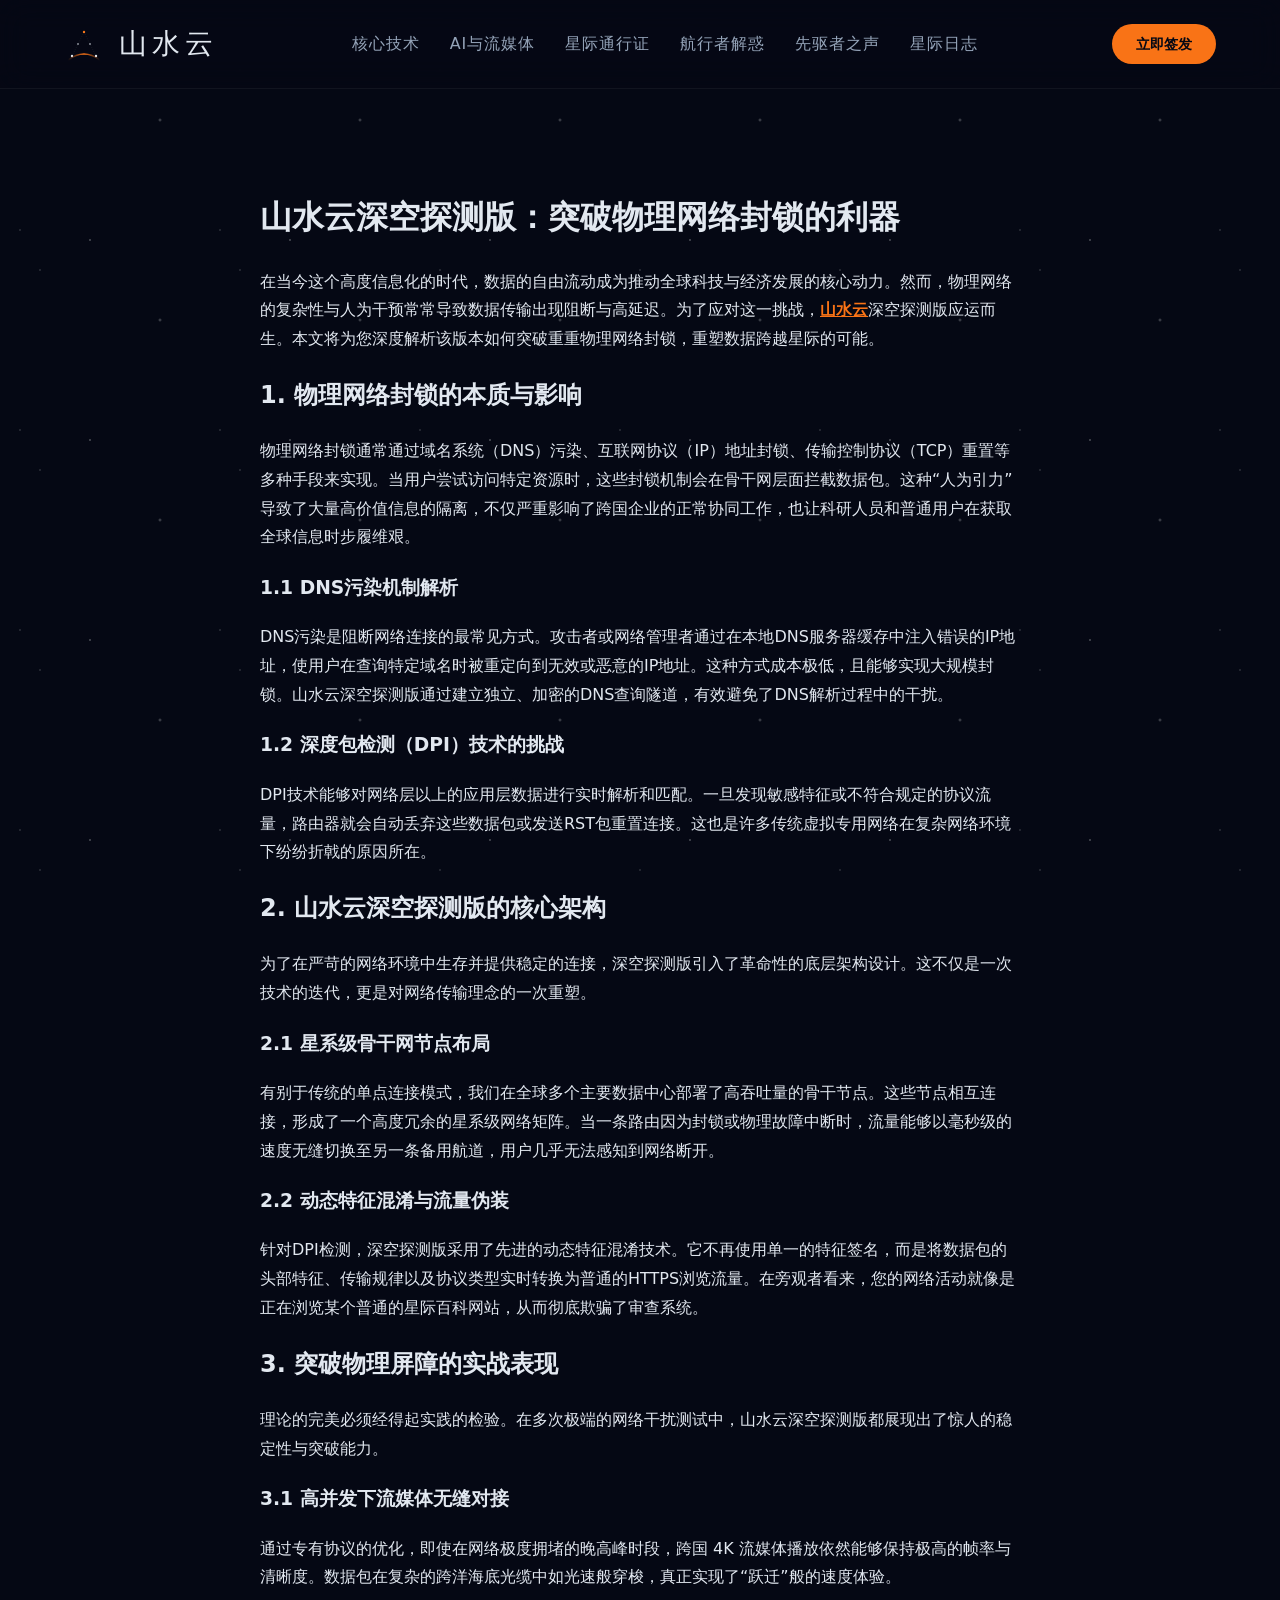
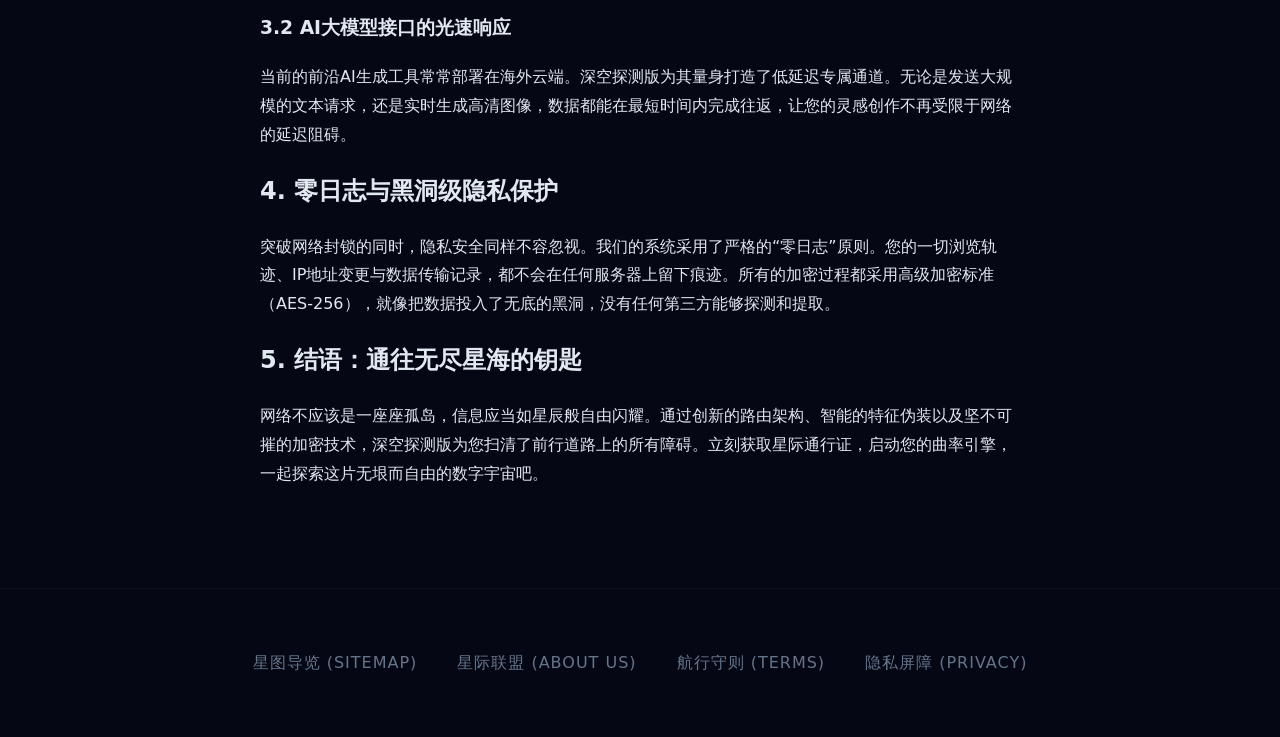
<file: deep-space-network-breakthrough.html>
﻿<!DOCTYPE html>
<html lang="zh-CN">
<head>
    <meta charset="UTF-8">
    <meta name="viewport" content="width=device-width, initial-scale=1.0">
    <title>山水云深空探测版：突破物理网络封锁的利器 | 山水云</title>
    <link rel="stylesheet" href="style.css">
</head>
<body>
    <div class="starfield"></div>
    <header class="cosmic-header">
        <div class="nav-wrap">
            <a href="index.html" class="logo-cosmic">
                <svg width="40" height="40" viewBox="0 0 100 100">
                    <circle cx="50" cy="20" r="3" fill="#F97316"/>
                    <circle cx="35" cy="50" r="2" fill="#E2E8F0"/>
                    <circle cx="65" cy="50" r="2" fill="#E2E8F0"/>
                    <circle cx="20" cy="80" r="3" fill="#E2E8F0"/>
                    <circle cx="80" cy="80" r="3" fill="#E2E8F0"/>
                    <path d="M50 20 L35 50 L20 80 M50 20 L65 50 L80 80" stroke="rgba(255,255,255,0.2)" stroke-width="1" fill="none" stroke-dasharray="2,4"/>
                    <path d="M10 90 Q 50 60 90 90" stroke="url(#comet)" stroke-width="4" fill="none"/>
                    <defs>
                        <linearGradient id="comet" x1="0%" y1="0%" x2="100%" y2="0%">
                            <stop offset="0%" stop-color="rgba(249, 115, 22, 0)"/>
                            <stop offset="50%" stop-color="#F97316"/>
                            <stop offset="100%" stop-color="rgba(249, 115, 22, 0)"/>
                        </linearGradient>
                    </defs>
                </svg>
                山水云
            </a>
            <nav class="cosmic-menu">
                <a href="index.html#core-tech">核心技术</a>
                <a href="index.html#media-ai">AI与流媒体</a>
                <a href="index.html#pricing">星际通行证</a>
                <a href="index.html#faq">航行者解惑</a>
                <a href="index.html#testimonials">先驱者之声</a>
                <a href="starlogs.html">星际日志</a>
            </nav>
            <a href="https://ww012.twilightaff.com/#/?code=A56DH1Af" rel="nofollow" target="_blank" class="btn-nav-cosmic">立即签发</a>
        </div>
    </header>

    <main class="article-body" style="max-width:800px; margin: 100px auto; padding: 0 20px; line-height: 1.8; color: #E2E8F0;">
        <h1>山水云深空探测版：突破物理网络封锁的利器</h1>
        <p>在当今这个高度信息化的时代，数据的自由流动成为推动全球科技与经济发展的核心动力。然而，物理网络的复杂性与人为干预常常导致数据传输出现阻断与高延迟。为了应对这一挑战，<a href="index.html">山水云</a>深空探测版应运而生。本文将为您深度解析该版本如何突破重重物理网络封锁，重塑数据跨越星际的可能。</p>

        <h2>1. 物理网络封锁的本质与影响</h2>
        <p>物理网络封锁通常通过域名系统（DNS）污染、互联网协议（IP）地址封锁、传输控制协议（TCP）重置等多种手段来实现。当用户尝试访问特定资源时，这些封锁机制会在骨干网层面拦截数据包。这种“人为引力”导致了大量高价值信息的隔离，不仅严重影响了跨国企业的正常协同工作，也让科研人员和普通用户在获取全球信息时步履维艰。</p>
        
        <h3>1.1 DNS污染机制解析</h3>
        <p>DNS污染是阻断网络连接的最常见方式。攻击者或网络管理者通过在本地DNS服务器缓存中注入错误的IP地址，使用户在查询特定域名时被重定向到无效或恶意的IP地址。这种方式成本极低，且能够实现大规模封锁。山水云深空探测版通过建立独立、加密的DNS查询隧道，有效避免了DNS解析过程中的干扰。</p>

        <h3>1.2 深度包检测（DPI）技术的挑战</h3>
        <p>DPI技术能够对网络层以上的应用层数据进行实时解析和匹配。一旦发现敏感特征或不符合规定的协议流量，路由器就会自动丢弃这些数据包或发送RST包重置连接。这也是许多传统虚拟专用网络在复杂网络环境下纷纷折戟的原因所在。</p>

        <h2>2. 山水云深空探测版的核心架构</h2>
        <p>为了在严苛的网络环境中生存并提供稳定的连接，深空探测版引入了革命性的底层架构设计。这不仅是一次技术的迭代，更是对网络传输理念的一次重塑。</p>

        <h3>2.1 星系级骨干网节点布局</h3>
        <p>有别于传统的单点连接模式，我们在全球多个主要数据中心部署了高吞吐量的骨干节点。这些节点相互连接，形成了一个高度冗余的星系级网络矩阵。当一条路由因为封锁或物理故障中断时，流量能够以毫秒级的速度无缝切换至另一条备用航道，用户几乎无法感知到网络断开。</p>

        <h3>2.2 动态特征混淆与流量伪装</h3>
        <p>针对DPI检测，深空探测版采用了先进的动态特征混淆技术。它不再使用单一的特征签名，而是将数据包的头部特征、传输规律以及协议类型实时转换为普通的HTTPS浏览流量。在旁观者看来，您的网络活动就像是正在浏览某个普通的星际百科网站，从而彻底欺骗了审查系统。</p>

        <h2>3. 突破物理屏障的实战表现</h2>
        <p>理论的完美必须经得起实践的检验。在多次极端的网络干扰测试中，山水云深空探测版都展现出了惊人的稳定性与突破能力。</p>

        <h3>3.1 高并发下流媒体无缝对接</h3>
        <p>通过专有协议的优化，即使在网络极度拥堵的晚高峰时段，跨国 4K 流媒体播放依然能够保持极高的帧率与清晰度。数据包在复杂的跨洋海底光缆中如光速般穿梭，真正实现了“跃迁”般的速度体验。</p>

        <h3>3.2 AI大模型接口的光速响应</h3>
        <p>当前的前沿AI生成工具常常部署在海外云端。深空探测版为其量身打造了低延迟专属通道。无论是发送大规模的文本请求，还是实时生成高清图像，数据都能在最短时间内完成往返，让您的灵感创作不再受限于网络的延迟阻碍。</p>

        <h2>4. 零日志与黑洞级隐私保护</h2>
        <p>突破网络封锁的同时，隐私安全同样不容忽视。我们的系统采用了严格的“零日志”原则。您的一切浏览轨迹、IP地址变更与数据传输记录，都不会在任何服务器上留下痕迹。所有的加密过程都采用高级加密标准（AES-256），就像把数据投入了无底的黑洞，没有任何第三方能够探测和提取。</p>

        <h2>5. 结语：通往无尽星海的钥匙</h2>
        <p>网络不应该是一座座孤岛，信息应当如星辰般自由闪耀。通过创新的路由架构、智能的特征伪装以及坚不可摧的加密技术，深空探测版为您扫清了前行道路上的所有障碍。立刻获取星际通行证，启动您的曲率引擎，一起探索这片无垠而自由的数字宇宙吧。</p>
    </main>

    <footer class="footer-void">
        <div class="footer-links">
            <a href="sitemap.html" target="_blank">星图导览 (Sitemap)</a>
            <a href="about.html" target="_blank">星际联盟 (About Us)</a>
            <a href="terms.html" target="_blank">航行守则 (Terms)</a>
            <a href="privacy.html" target="_blank">隐私屏障 (Privacy)</a>
        </div>
    </footer>
</body>
</html>
</file>
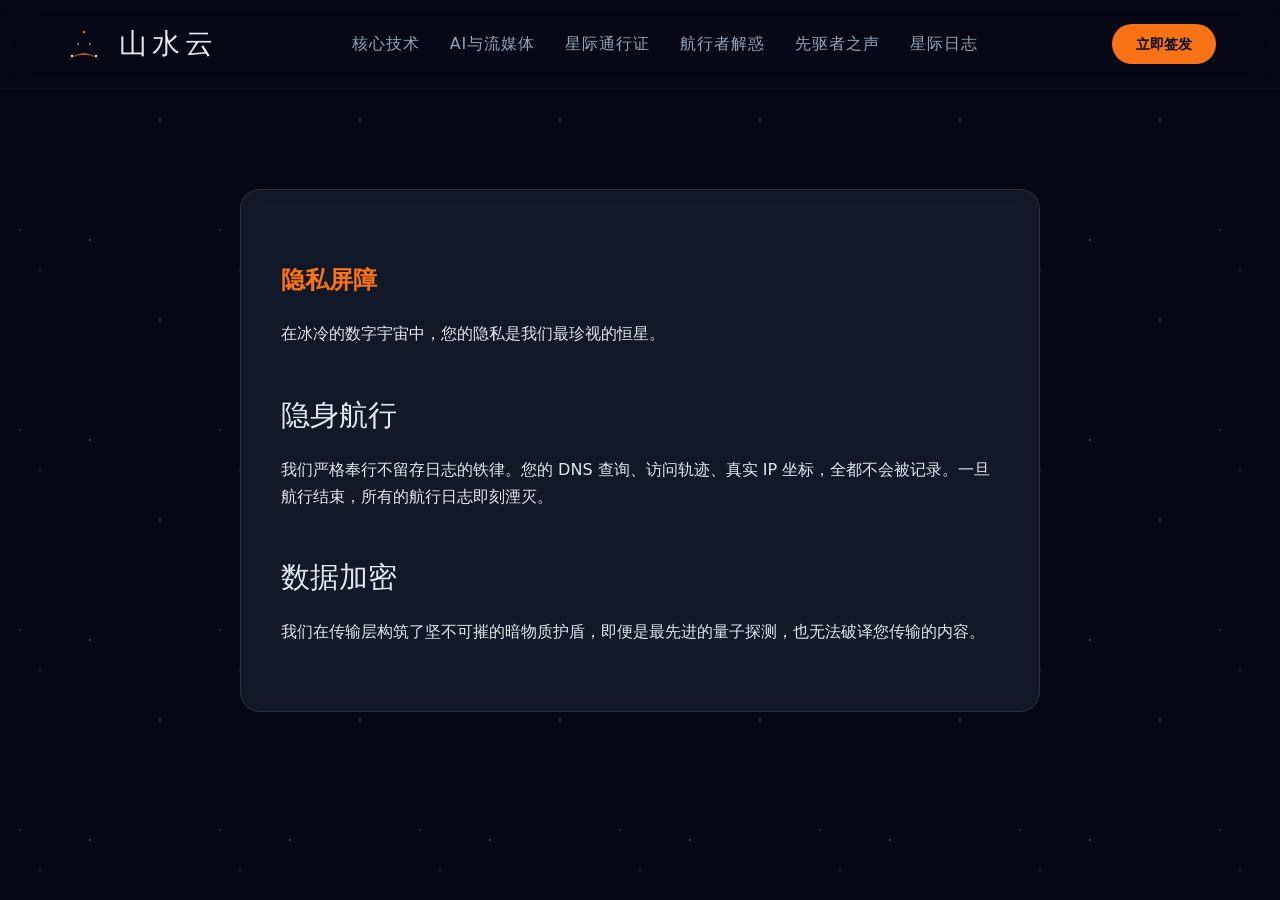
<file: privacy.html>
﻿<!DOCTYPE html>
<html lang="zh-CN">
<head>
    <meta charset="UTF-8">
    <meta name="viewport" content="width=device-width, initial-scale=1.0">
    <title>隐私屏障 - 山水云</title>
    <link rel="stylesheet" href="style.css">
</head>
<body>
    <div class="starfield"></div>
    <header class="cosmic-header">
        <div class="nav-wrap">
            <a href="index.html" class="logo-cosmic">
                <svg width="40" height="40" viewBox="0 0 100 100">
                    <circle cx="50" cy="20" r="3" fill="#F97316"/>
                    <circle cx="35" cy="50" r="2" fill="#E2E8F0"/>
                    <circle cx="65" cy="50" r="2" fill="#E2E8F0"/>
                    <circle cx="20" cy="80" r="3" fill="#E2E8F0"/>
                    <circle cx="80" cy="80" r="3" fill="#E2E8F0"/>
                    <path d="M50 20 L35 50 L20 80 M50 20 L65 50 L80 80" stroke="rgba(255,255,255,0.2)" stroke-width="1" fill="none" stroke-dasharray="2,4"/>
                    <path d="M10 90 Q 50 60 90 90" stroke="url(#comet)" stroke-width="4" fill="none"/>
                    <defs>
                        <linearGradient id="comet" x1="0%" y1="0%" x2="100%" y2="0%">
                            <stop offset="0%" stop-color="rgba(249, 115, 22, 0)"/>
                            <stop offset="50%" stop-color="#F97316"/>
                            <stop offset="100%" stop-color="rgba(249, 115, 22, 0)"/>
                        </linearGradient>
                    </defs>
                </svg>
                山水云
            </a>
            <nav class="cosmic-menu">
                <a href="index.html#core-tech">核心技术</a>
                <a href="index.html#media-ai">AI与流媒体</a>
                <a href="index.html#pricing">星际通行证</a>
                <a href="index.html#faq">航行者解惑</a>
                <a href="index.html#testimonials">先驱者之声</a>
                <a href="starlogs.html">星际日志</a>
            </nav>
            <a href="https://ww012.twilightaff.com/#/?code=A56DH1Af" rel="nofollow" target="_blank" class="btn-nav-cosmic">立即签发</a>
        </div>
    </header>
    <main class="orbit-section">
        <div class="module" style="width: 100%; max-width: 800px; margin: 0 auto;">
            <h2 style="color:var(--solar)">隐私屏障</h2>
            <p>在冰冷的数字宇宙中，您的隐私是我们最珍视的恒星。</p>
            <br>
            <h3>隐身航行</h3>
            <p>我们严格奉行不留存日志的铁律。您的 DNS 查询、访问轨迹、真实 IP 坐标，全都不会被记录。一旦航行结束，所有的航行日志即刻湮灭。</p>
            <br>
            <h3>数据加密</h3>
            <p>我们在传输层构筑了坚不可摧的暗物质护盾，即便是最先进的量子探测，也无法破译您传输的内容。</p>
        </div>
    </main>
</body>
</html>
</file>
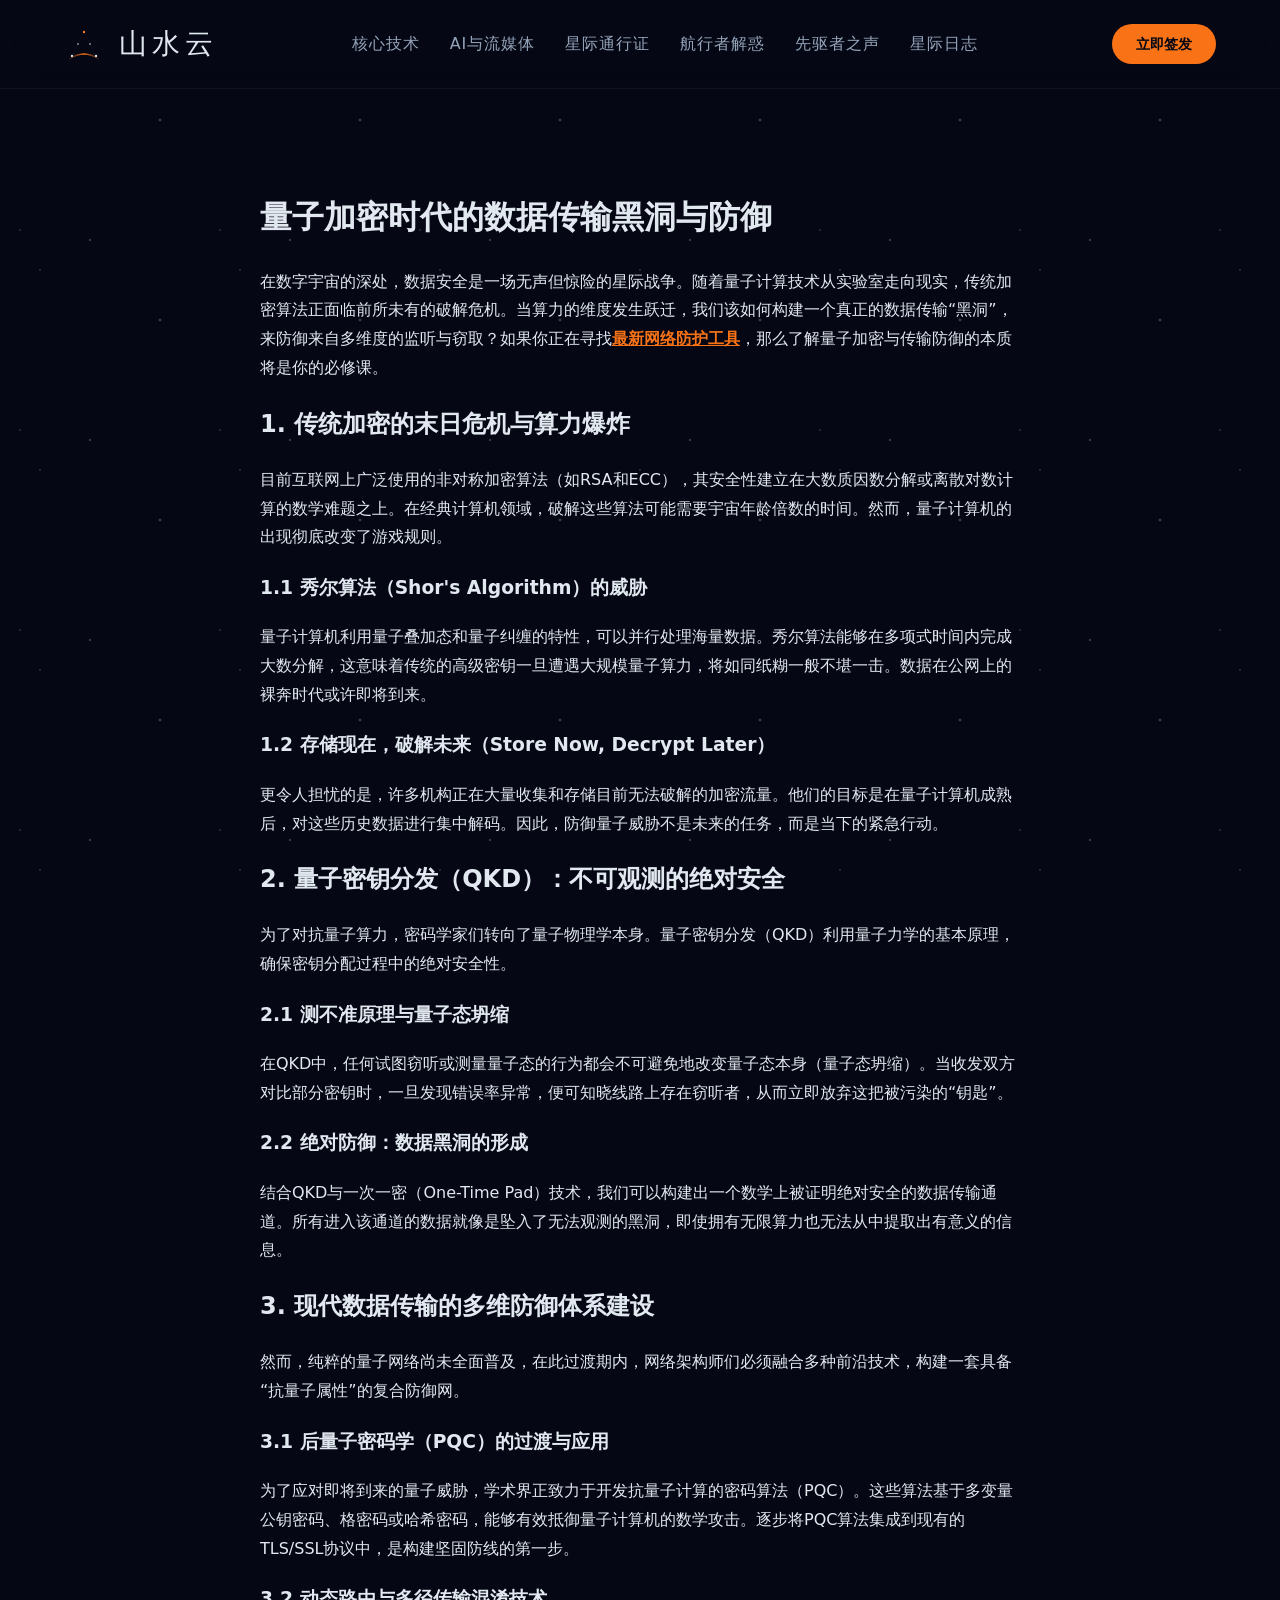
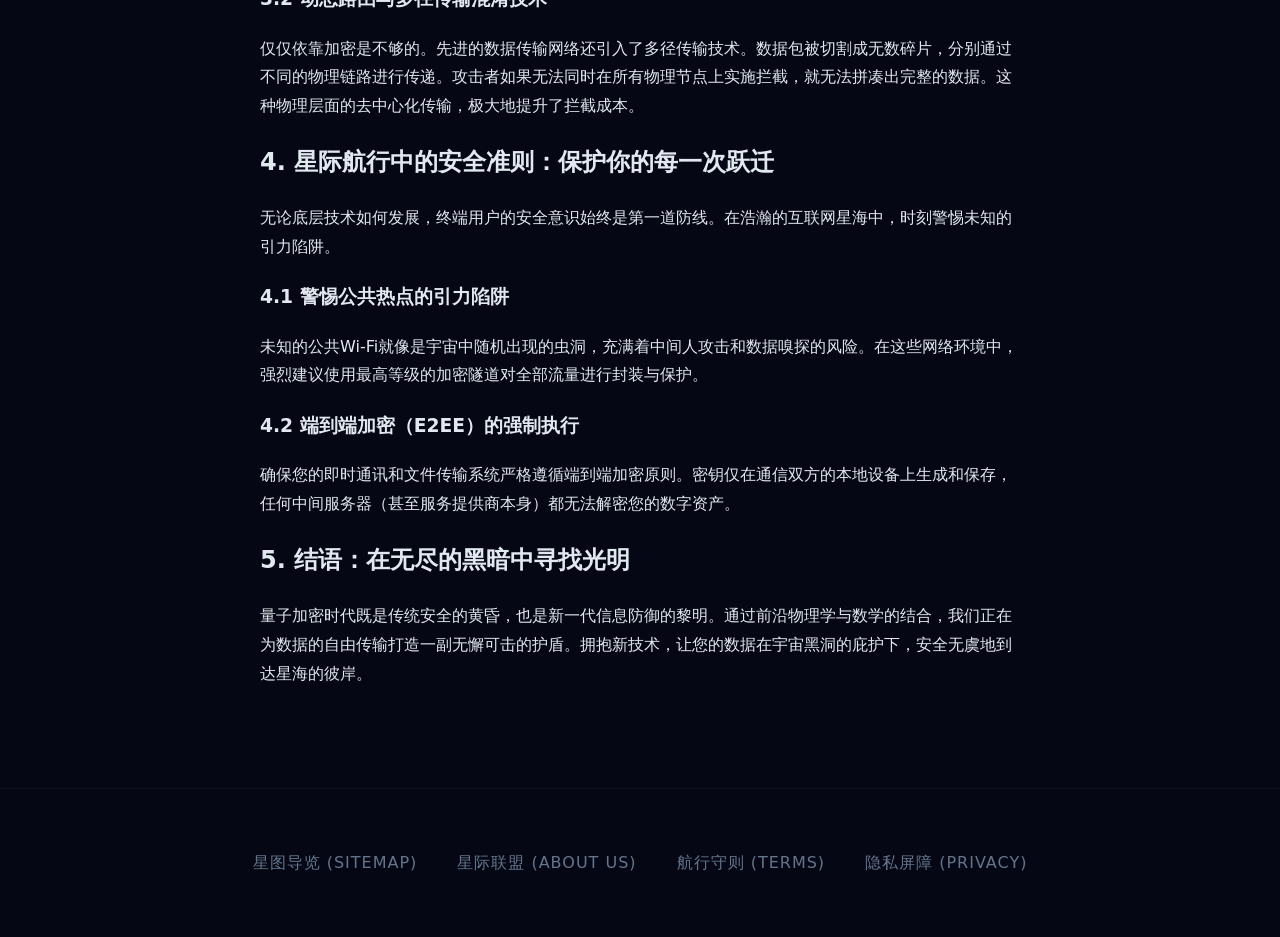
<file: quantum-encryption-data-defense.html>
﻿<!DOCTYPE html>
<html lang="zh-CN">
<head>
    <meta charset="UTF-8">
    <meta name="viewport" content="width=device-width, initial-scale=1.0">
    <title>量子加密时代的数据传输黑洞与防御 | 山水云</title>
    <link rel="stylesheet" href="style.css">
</head>
<body>
    <div class="starfield"></div>
    <header class="cosmic-header">
        <div class="nav-wrap">
            <a href="index.html" class="logo-cosmic">
                <svg width="40" height="40" viewBox="0 0 100 100">
                    <circle cx="50" cy="20" r="3" fill="#F97316"/>
                    <circle cx="35" cy="50" r="2" fill="#E2E8F0"/>
                    <circle cx="65" cy="50" r="2" fill="#E2E8F0"/>
                    <circle cx="20" cy="80" r="3" fill="#E2E8F0"/>
                    <circle cx="80" cy="80" r="3" fill="#E2E8F0"/>
                    <path d="M50 20 L35 50 L20 80 M50 20 L65 50 L80 80" stroke="rgba(255,255,255,0.2)" stroke-width="1" fill="none" stroke-dasharray="2,4"/>
                    <path d="M10 90 Q 50 60 90 90" stroke="url(#comet)" stroke-width="4" fill="none"/>
                    <defs>
                        <linearGradient id="comet" x1="0%" y1="0%" x2="100%" y2="0%">
                            <stop offset="0%" stop-color="rgba(249, 115, 22, 0)"/>
                            <stop offset="50%" stop-color="#F97316"/>
                            <stop offset="100%" stop-color="rgba(249, 115, 22, 0)"/>
                        </linearGradient>
                    </defs>
                </svg>
                山水云
            </a>
            <nav class="cosmic-menu">
                <a href="index.html#core-tech">核心技术</a>
                <a href="index.html#media-ai">AI与流媒体</a>
                <a href="index.html#pricing">星际通行证</a>
                <a href="index.html#faq">航行者解惑</a>
                <a href="index.html#testimonials">先驱者之声</a>
                <a href="starlogs.html">星际日志</a>
            </nav>
            <a href="https://ww012.twilightaff.com/#/?code=A56DH1Af" rel="nofollow" target="_blank" class="btn-nav-cosmic">立即签发</a>
        </div>
    </header>

    <main class="article-body" style="max-width:800px; margin: 100px auto; padding: 0 20px; line-height: 1.8; color: #E2E8F0;">
        <h1>量子加密时代的数据传输黑洞与防御</h1>
        <p>在数字宇宙的深处，数据安全是一场无声但惊险的星际战争。随着量子计算技术从实验室走向现实，传统加密算法正面临前所未有的破解危机。当算力的维度发生跃迁，我们该如何构建一个真正的数据传输“黑洞”，来防御来自多维度的监听与窃取？如果你正在寻找<a href="https://tizilab.net/" target="_blank">最新网络防护工具</a>，那么了解量子加密与传输防御的本质将是你的必修课。</p>

        <h2>1. 传统加密的末日危机与算力爆炸</h2>
        <p>目前互联网上广泛使用的非对称加密算法（如RSA和ECC），其安全性建立在大数质因数分解或离散对数计算的数学难题之上。在经典计算机领域，破解这些算法可能需要宇宙年龄倍数的时间。然而，量子计算机的出现彻底改变了游戏规则。</p>

        <h3>1.1 秀尔算法（Shor's Algorithm）的威胁</h3>
        <p>量子计算机利用量子叠加态和量子纠缠的特性，可以并行处理海量数据。秀尔算法能够在多项式时间内完成大数分解，这意味着传统的高级密钥一旦遭遇大规模量子算力，将如同纸糊一般不堪一击。数据在公网上的裸奔时代或许即将到来。</p>

        <h3>1.2 存储现在，破解未来（Store Now, Decrypt Later）</h3>
        <p>更令人担忧的是，许多机构正在大量收集和存储目前无法破解的加密流量。他们的目标是在量子计算机成熟后，对这些历史数据进行集中解码。因此，防御量子威胁不是未来的任务，而是当下的紧急行动。</p>

        <h2>2. 量子密钥分发（QKD）：不可观测的绝对安全</h2>
        <p>为了对抗量子算力，密码学家们转向了量子物理学本身。量子密钥分发（QKD）利用量子力学的基本原理，确保密钥分配过程中的绝对安全性。</p>

        <h3>2.1 测不准原理与量子态坍缩</h3>
        <p>在QKD中，任何试图窃听或测量量子态的行为都会不可避免地改变量子态本身（量子态坍缩）。当收发双方对比部分密钥时，一旦发现错误率异常，便可知晓线路上存在窃听者，从而立即放弃这把被污染的“钥匙”。</p>

        <h3>2.2 绝对防御：数据黑洞的形成</h3>
        <p>结合QKD与一次一密（One-Time Pad）技术，我们可以构建出一个数学上被证明绝对安全的数据传输通道。所有进入该通道的数据就像是坠入了无法观测的黑洞，即使拥有无限算力也无法从中提取出有意义的信息。</p>

        <h2>3. 现代数据传输的多维防御体系建设</h2>
        <p>然而，纯粹的量子网络尚未全面普及，在此过渡期内，网络架构师们必须融合多种前沿技术，构建一套具备“抗量子属性”的复合防御网。</p>

        <h3>3.1 后量子密码学（PQC）的过渡与应用</h3>
        <p>为了应对即将到来的量子威胁，学术界正致力于开发抗量子计算的密码算法（PQC）。这些算法基于多变量公钥密码、格密码或哈希密码，能够有效抵御量子计算机的数学攻击。逐步将PQC算法集成到现有的TLS/SSL协议中，是构建坚固防线的第一步。</p>

        <h3>3.2 动态路由与多径传输混淆技术</h3>
        <p>仅仅依靠加密是不够的。先进的数据传输网络还引入了多径传输技术。数据包被切割成无数碎片，分别通过不同的物理链路进行传递。攻击者如果无法同时在所有物理节点上实施拦截，就无法拼凑出完整的数据。这种物理层面的去中心化传输，极大地提升了拦截成本。</p>

        <h2>4. 星际航行中的安全准则：保护你的每一次跃迁</h2>
        <p>无论底层技术如何发展，终端用户的安全意识始终是第一道防线。在浩瀚的互联网星海中，时刻警惕未知的引力陷阱。</p>

        <h3>4.1 警惕公共热点的引力陷阱</h3>
        <p>未知的公共Wi-Fi就像是宇宙中随机出现的虫洞，充满着中间人攻击和数据嗅探的风险。在这些网络环境中，强烈建议使用最高等级的加密隧道对全部流量进行封装与保护。</p>

        <h3>4.2 端到端加密（E2EE）的强制执行</h3>
        <p>确保您的即时通讯和文件传输系统严格遵循端到端加密原则。密钥仅在通信双方的本地设备上生成和保存，任何中间服务器（甚至服务提供商本身）都无法解密您的数字资产。</p>

        <h2>5. 结语：在无尽的黑暗中寻找光明</h2>
        <p>量子加密时代既是传统安全的黄昏，也是新一代信息防御的黎明。通过前沿物理学与数学的结合，我们正在为数据的自由传输打造一副无懈可击的护盾。拥抱新技术，让您的数据在宇宙黑洞的庇护下，安全无虞地到达星海的彼岸。</p>
    </main>

    <footer class="footer-void">
        <div class="footer-links">
            <a href="sitemap.html" target="_blank">星图导览 (Sitemap)</a>
            <a href="about.html" target="_blank">星际联盟 (About Us)</a>
            <a href="terms.html" target="_blank">航行守则 (Terms)</a>
            <a href="privacy.html" target="_blank">隐私屏障 (Privacy)</a>
        </div>
    </footer>
</body>
</html>
</file>
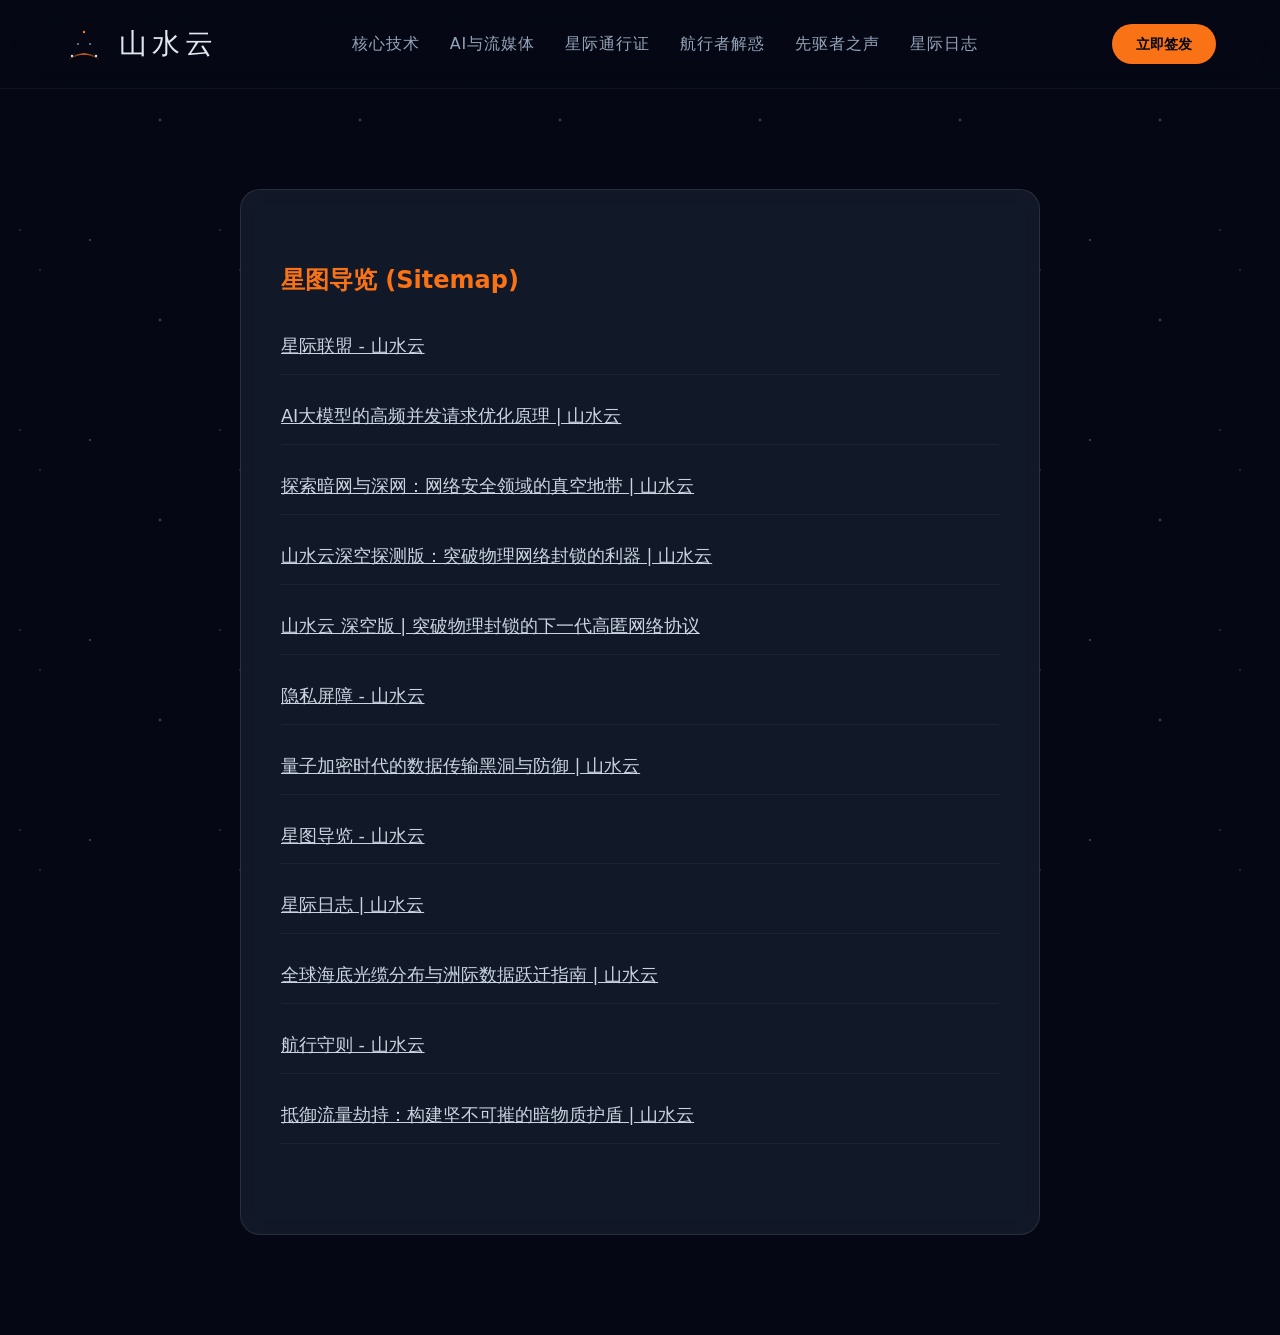
<file: sitemap.html>
﻿<!DOCTYPE html>
<html lang="zh-CN">
<head>
    <meta charset="UTF-8">
    <meta name="viewport" content="width=device-width, initial-scale=1.0">
    <title>星图导览 - 山水云</title>
    <link rel="stylesheet" href="style.css">
</head>
<body>
    <div class="starfield"></div>
    <header class="cosmic-header">
        <div class="nav-wrap">
            <a href="index.html" class="logo-cosmic">
                <svg width="40" height="40" viewBox="0 0 100 100">
                    <circle cx="50" cy="20" r="3" fill="#F97316"/>
                    <circle cx="35" cy="50" r="2" fill="#E2E8F0"/>
                    <circle cx="65" cy="50" r="2" fill="#E2E8F0"/>
                    <circle cx="20" cy="80" r="3" fill="#E2E8F0"/>
                    <circle cx="80" cy="80" r="3" fill="#E2E8F0"/>
                    <path d="M50 20 L35 50 L20 80 M50 20 L65 50 L80 80" stroke="rgba(255,255,255,0.2)" stroke-width="1" fill="none" stroke-dasharray="2,4"/>
                    <path d="M10 90 Q 50 60 90 90" stroke="url(#comet)" stroke-width="4" fill="none"/>
                    <defs>
                        <linearGradient id="comet" x1="0%" y1="0%" x2="100%" y2="0%">
                            <stop offset="0%" stop-color="rgba(249, 115, 22, 0)"/>
                            <stop offset="50%" stop-color="#F97316"/>
                            <stop offset="100%" stop-color="rgba(249, 115, 22, 0)"/>
                        </linearGradient>
                    </defs>
                </svg>
                山水云
            </a>
            <nav class="cosmic-menu">
                <a href="index.html#core-tech">核心技术</a>
                <a href="index.html#media-ai">AI与流媒体</a>
                <a href="index.html#pricing">星际通行证</a>
                <a href="index.html#faq">航行者解惑</a>
                <a href="index.html#testimonials">先驱者之声</a>
                <a href="starlogs.html">星际日志</a>
            </nav>
            <a href="https://ww012.twilightaff.com/#/?code=A56DH1Af" rel="nofollow" target="_blank" class="btn-nav-cosmic">立即签发</a>
        </div>
    </header>
    <main class="orbit-section">
        <div class="module" style="width: 100%; max-width: 800px; margin: 0 auto;">
            <h2 style="color:var(--solar)">星图导览 (Sitemap)</h2>
            <ul style="list-style: none; padding: 0; display: flex; flex-direction: column; gap: 15px;">
<li><a href="about.html" style="font-size: 1.1rem; text-decoration: underline; color: inherit;">星际联盟 - 山水云</a></li>
<li><a href="ai-model-high-concurrency.html" style="font-size: 1.1rem; text-decoration: underline; color: inherit;">AI大模型的高频并发请求优化原理 | 山水云</a></li>
<li><a href="dark-web-security-vacuum.html" style="font-size: 1.1rem; text-decoration: underline; color: inherit;">探索暗网与深网：网络安全领域的真空地带 | 山水云</a></li>
<li><a href="deep-space-network-breakthrough.html" style="font-size: 1.1rem; text-decoration: underline; color: inherit;">山水云深空探测版：突破物理网络封锁的利器 | 山水云</a></li>
<li><a href="index.html" style="font-size: 1.1rem; text-decoration: underline; color: inherit;">山水云 深空版 | 突破物理封锁的下一代高匿网络协议</a></li>
<li><a href="privacy.html" style="font-size: 1.1rem; text-decoration: underline; color: inherit;">隐私屏障 - 山水云</a></li>
<li><a href="quantum-encryption-data-defense.html" style="font-size: 1.1rem; text-decoration: underline; color: inherit;">量子加密时代的数据传输黑洞与防御 | 山水云</a></li>
<li><a href="sitemap.html" style="font-size: 1.1rem; text-decoration: underline; color: inherit;">星图导览 - 山水云</a></li>
<li><a href="starlogs.html" style="font-size: 1.1rem; text-decoration: underline; color: inherit;">星际日志 | 山水云</a></li>
<li><a href="submarine-cable-intercontinental-jump.html" style="font-size: 1.1rem; text-decoration: underline; color: inherit;">全球海底光缆分布与洲际数据跃迁指南 | 山水云</a></li>
<li><a href="terms.html" style="font-size: 1.1rem; text-decoration: underline; color: inherit;">航行守则 - 山水云</a></li>
<li><a href="traffic-hijacking-dark-matter-shield.html" style="font-size: 1.1rem; text-decoration: underline; color: inherit;">抵御流量劫持：构建坚不可摧的暗物质护盾 | 山水云</a></li>
</ul>
        </div>
    </main>
</body>
</html>
</file>
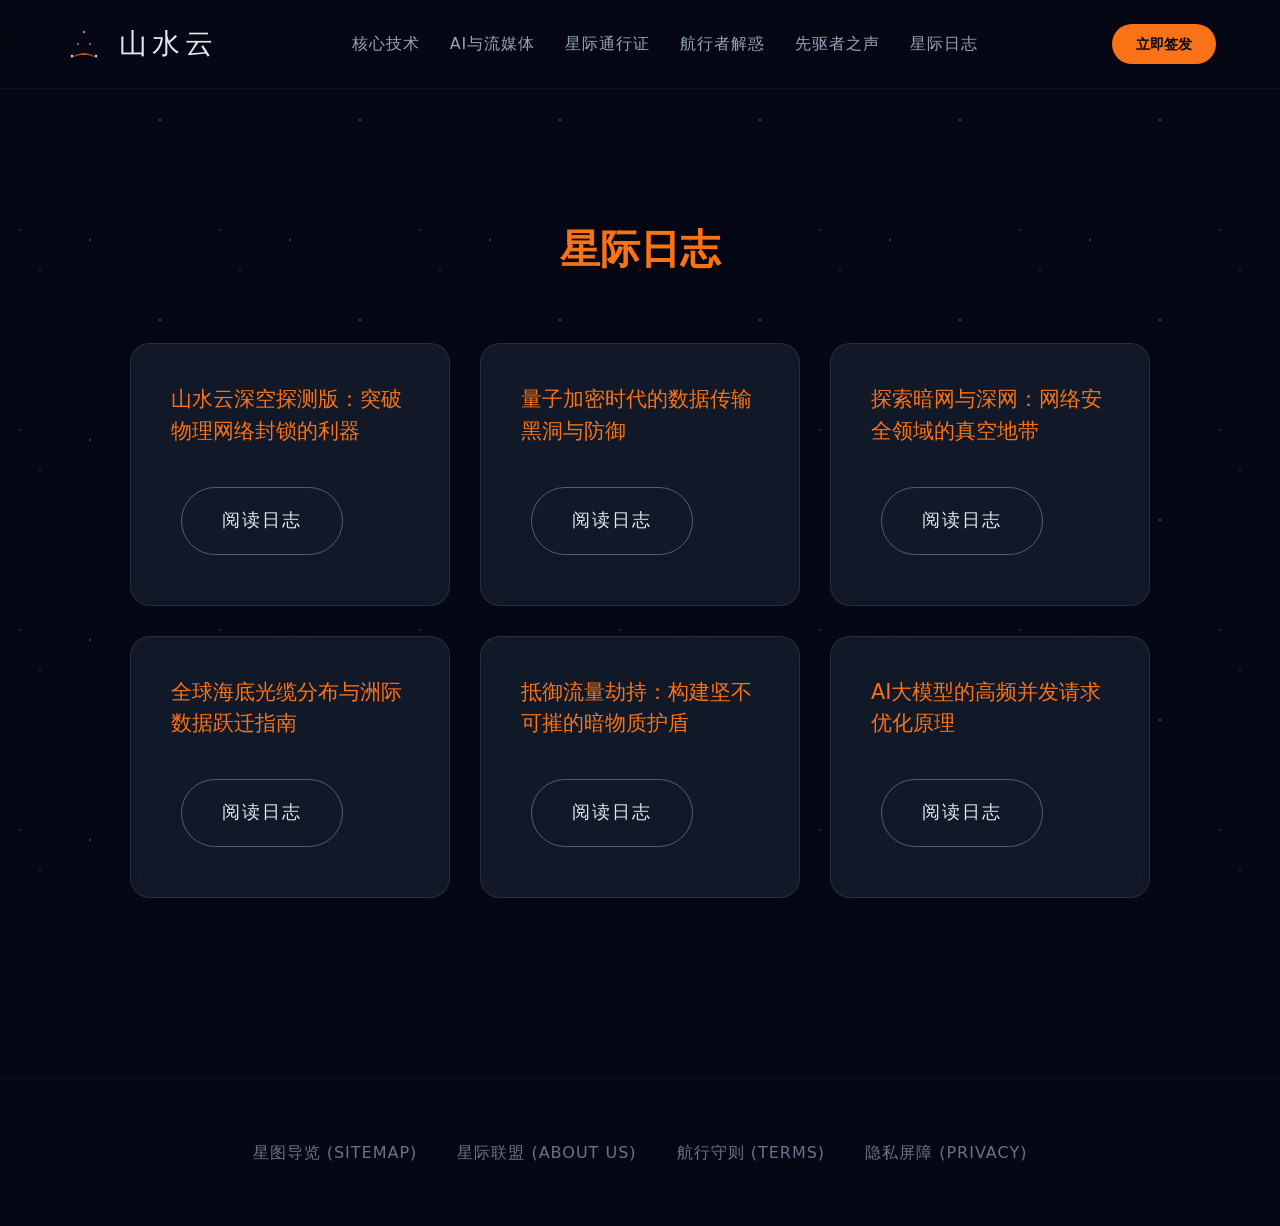
<file: starlogs.html>
﻿<!DOCTYPE html>
<html lang="zh-CN">
<head>
    <meta charset="UTF-8">
    <meta name="viewport" content="width=device-width, initial-scale=1.0">
    <title>星际日志 | 山水云</title>
    <link rel="stylesheet" href="style.css">
</head>
<body>
    <div class="starfield"></div>
    <header class="cosmic-header">
        <div class="nav-wrap">
            <a href="index.html" class="logo-cosmic">
                <svg width="40" height="40" viewBox="0 0 100 100">
                    <circle cx="50" cy="20" r="3" fill="#F97316"/>
                    <circle cx="35" cy="50" r="2" fill="#E2E8F0"/>
                    <circle cx="65" cy="50" r="2" fill="#E2E8F0"/>
                    <circle cx="20" cy="80" r="3" fill="#E2E8F0"/>
                    <circle cx="80" cy="80" r="3" fill="#E2E8F0"/>
                    <path d="M50 20 L35 50 L20 80 M50 20 L65 50 L80 80" stroke="rgba(255,255,255,0.2)" stroke-width="1" fill="none" stroke-dasharray="2,4"/>
                    <path d="M10 90 Q 50 60 90 90" stroke="url(#comet)" stroke-width="4" fill="none"/>
                    <defs>
                        <linearGradient id="comet" x1="0%" y1="0%" x2="100%" y2="0%">
                            <stop offset="0%" stop-color="rgba(249, 115, 22, 0)"/>
                            <stop offset="50%" stop-color="#F97316"/>
                            <stop offset="100%" stop-color="rgba(249, 115, 22, 0)"/>
                        </linearGradient>
                    </defs>
                </svg>
                山水云
            </a>
            <nav class="cosmic-menu">
                <a href="index.html#core-tech">核心技术</a>
                <a href="index.html#media-ai">AI与流媒体</a>
                <a href="index.html#pricing">星际通行证</a>
                <a href="index.html#faq">航行者解惑</a>
                <a href="index.html#testimonials">先驱者之声</a>
                <a href="starlogs.html">星际日志</a>
            </nav>
            <a href="https://ww012.twilightaff.com/#/?code=A56DH1Af" rel="nofollow" target="_blank" class="btn-nav-cosmic">立即签发</a>
        </div>
    </header>

    <main style="padding: 100px 20px; min-height: 80vh;">
  <div style="max-width: 1200px; margin: 0 auto;">
    <h1 style="text-align: center; font-size: 2.5rem; margin-bottom: 60px; color:var(--solar);">星际日志</h1>
    <div class="modules">
      <div class="module" style="display:flex; flex-direction:column; justify-content:space-between; padding:40px;">
        <h3 style="font-size:1.3rem; margin-bottom:30px; line-height:1.5; color:var(--solar);">山水云深空探测版：突破物理网络封锁的利器</h3>
        <a href="deep-space-network-breakthrough.html" class="btn-cosmic btn-orbit" style="align-self:flex-start; text-decoration:none; text-align:center;">阅读日志</a>
      </div>
      <div class="module" style="display:flex; flex-direction:column; justify-content:space-between; padding:40px;">
        <h3 style="font-size:1.3rem; margin-bottom:30px; line-height:1.5; color:var(--solar);">量子加密时代的数据传输黑洞与防御</h3>
        <a href="quantum-encryption-data-defense.html" class="btn-cosmic btn-orbit" style="align-self:flex-start; text-decoration:none; text-align:center;">阅读日志</a>
      </div>
      <div class="module" style="display:flex; flex-direction:column; justify-content:space-between; padding:40px;">
        <h3 style="font-size:1.3rem; margin-bottom:30px; line-height:1.5; color:var(--solar);">探索暗网与深网：网络安全领域的真空地带</h3>
        <a href="dark-web-security-vacuum.html" class="btn-cosmic btn-orbit" style="align-self:flex-start; text-decoration:none; text-align:center;">阅读日志</a>
      </div>
      <div class="module" style="display:flex; flex-direction:column; justify-content:space-between; padding:40px;">
        <h3 style="font-size:1.3rem; margin-bottom:30px; line-height:1.5; color:var(--solar);">全球海底光缆分布与洲际数据跃迁指南</h3>
        <a href="submarine-cable-intercontinental-jump.html" class="btn-cosmic btn-orbit" style="align-self:flex-start; text-decoration:none; text-align:center;">阅读日志</a>
      </div>
      <div class="module" style="display:flex; flex-direction:column; justify-content:space-between; padding:40px;">
        <h3 style="font-size:1.3rem; margin-bottom:30px; line-height:1.5; color:var(--solar);">抵御流量劫持：构建坚不可摧的暗物质护盾</h3>
        <a href="traffic-hijacking-dark-matter-shield.html" class="btn-cosmic btn-orbit" style="align-self:flex-start; text-decoration:none; text-align:center;">阅读日志</a>
      </div>
      <div class="module" style="display:flex; flex-direction:column; justify-content:space-between; padding:40px;">
        <h3 style="font-size:1.3rem; margin-bottom:30px; line-height:1.5; color:var(--solar);">AI大模型的高频并发请求优化原理</h3>
        <a href="ai-model-high-concurrency.html" class="btn-cosmic btn-orbit" style="align-self:flex-start; text-decoration:none; text-align:center;">阅读日志</a>
      </div>
    </div>
  </div>
</main>

    <footer class="footer-void">
        <div class="footer-links">
            <a href="sitemap.html" target="_blank">星图导览 (Sitemap)</a>
            <a href="about.html" target="_blank">星际联盟 (About Us)</a>
            <a href="terms.html" target="_blank">航行守则 (Terms)</a>
            <a href="privacy.html" target="_blank">隐私屏障 (Privacy)</a>
        </div>
    </footer>
</body>
</html>
</file>
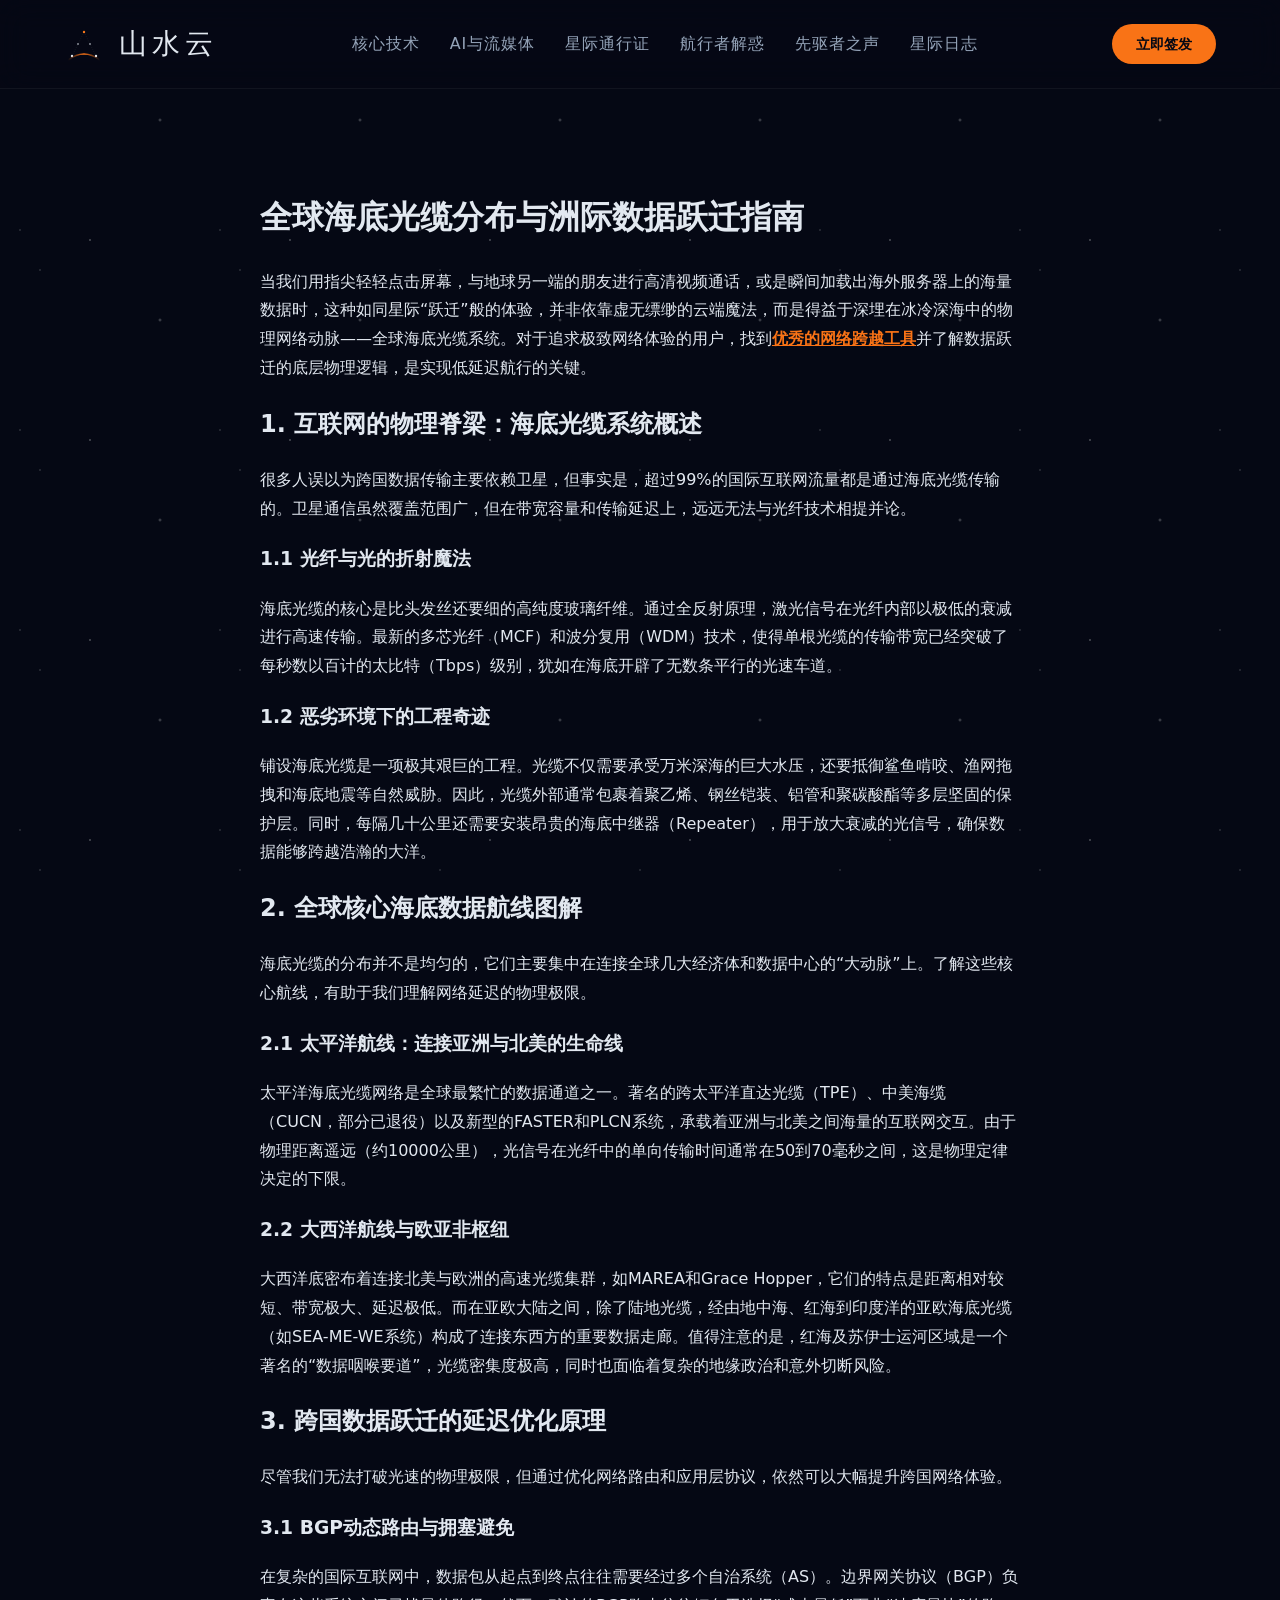
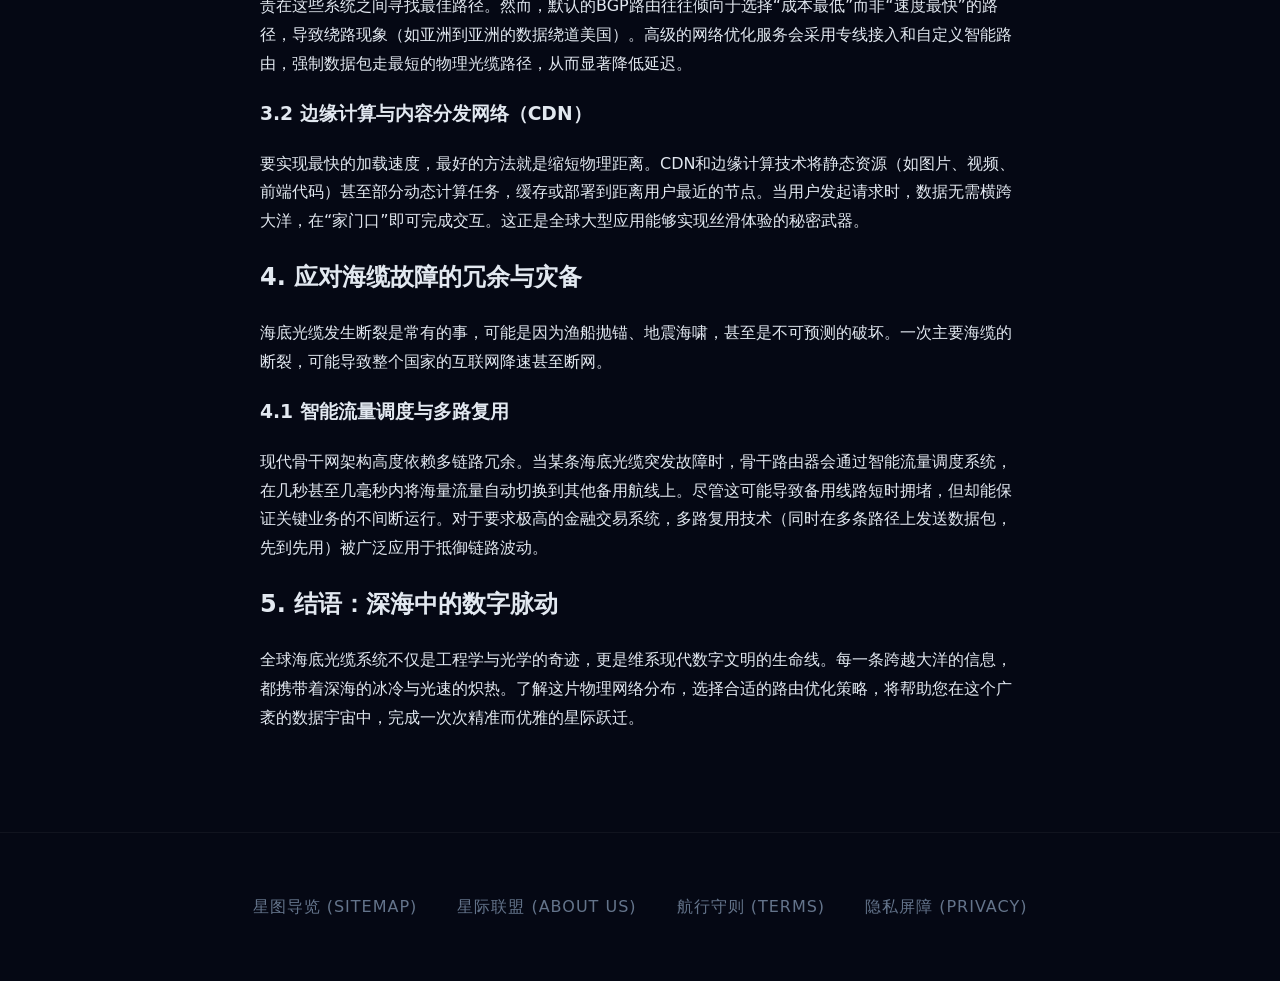
<file: submarine-cable-intercontinental-jump.html>
﻿<!DOCTYPE html>
<html lang="zh-CN">
<head>
    <meta charset="UTF-8">
    <meta name="viewport" content="width=device-width, initial-scale=1.0">
    <title>全球海底光缆分布与洲际数据跃迁指南 | 山水云</title>
    <link rel="stylesheet" href="style.css">
</head>
<body>
    <div class="starfield"></div>
    <header class="cosmic-header">
        <div class="nav-wrap">
            <a href="index.html" class="logo-cosmic">
                <svg width="40" height="40" viewBox="0 0 100 100">
                    <circle cx="50" cy="20" r="3" fill="#F97316"/>
                    <circle cx="35" cy="50" r="2" fill="#E2E8F0"/>
                    <circle cx="65" cy="50" r="2" fill="#E2E8F0"/>
                    <circle cx="20" cy="80" r="3" fill="#E2E8F0"/>
                    <circle cx="80" cy="80" r="3" fill="#E2E8F0"/>
                    <path d="M50 20 L35 50 L20 80 M50 20 L65 50 L80 80" stroke="rgba(255,255,255,0.2)" stroke-width="1" fill="none" stroke-dasharray="2,4"/>
                    <path d="M10 90 Q 50 60 90 90" stroke="url(#comet)" stroke-width="4" fill="none"/>
                    <defs>
                        <linearGradient id="comet" x1="0%" y1="0%" x2="100%" y2="0%">
                            <stop offset="0%" stop-color="rgba(249, 115, 22, 0)"/>
                            <stop offset="50%" stop-color="#F97316"/>
                            <stop offset="100%" stop-color="rgba(249, 115, 22, 0)"/>
                        </linearGradient>
                    </defs>
                </svg>
                山水云
            </a>
            <nav class="cosmic-menu">
                <a href="index.html#core-tech">核心技术</a>
                <a href="index.html#media-ai">AI与流媒体</a>
                <a href="index.html#pricing">星际通行证</a>
                <a href="index.html#faq">航行者解惑</a>
                <a href="index.html#testimonials">先驱者之声</a>
                <a href="starlogs.html">星际日志</a>
            </nav>
            <a href="https://ww012.twilightaff.com/#/?code=A56DH1Af" rel="nofollow" target="_blank" class="btn-nav-cosmic">立即签发</a>
        </div>
    </header>

    <main class="article-body" style="max-width:800px; margin: 100px auto; padding: 0 20px; line-height: 1.8; color: #E2E8F0;">
        <h1>全球海底光缆分布与洲际数据跃迁指南</h1>
        <p>当我们用指尖轻轻点击屏幕，与地球另一端的朋友进行高清视频通话，或是瞬间加载出海外服务器上的海量数据时，这种如同星际“跃迁”般的体验，并非依靠虚无缥缈的云端魔法，而是得益于深埋在冰冷深海中的物理网络动脉——全球海底光缆系统。对于追求极致网络体验的用户，找到<a href="https://tizilab.net/" target="_blank">优秀的网络跨越工具</a>并了解数据跃迁的底层物理逻辑，是实现低延迟航行的关键。</p>

        <h2>1. 互联网的物理脊梁：海底光缆系统概述</h2>
        <p>很多人误以为跨国数据传输主要依赖卫星，但事实是，超过99%的国际互联网流量都是通过海底光缆传输的。卫星通信虽然覆盖范围广，但在带宽容量和传输延迟上，远远无法与光纤技术相提并论。</p>

        <h3>1.1 光纤与光的折射魔法</h3>
        <p>海底光缆的核心是比头发丝还要细的高纯度玻璃纤维。通过全反射原理，激光信号在光纤内部以极低的衰减进行高速传输。最新的多芯光纤（MCF）和波分复用（WDM）技术，使得单根光缆的传输带宽已经突破了每秒数以百计的太比特（Tbps）级别，犹如在海底开辟了无数条平行的光速车道。</p>

        <h3>1.2 恶劣环境下的工程奇迹</h3>
        <p>铺设海底光缆是一项极其艰巨的工程。光缆不仅需要承受万米深海的巨大水压，还要抵御鲨鱼啃咬、渔网拖拽和海底地震等自然威胁。因此，光缆外部通常包裹着聚乙烯、钢丝铠装、铝管和聚碳酸酯等多层坚固的保护层。同时，每隔几十公里还需要安装昂贵的海底中继器（Repeater），用于放大衰减的光信号，确保数据能够跨越浩瀚的大洋。</p>

        <h2>2. 全球核心海底数据航线图解</h2>
        <p>海底光缆的分布并不是均匀的，它们主要集中在连接全球几大经济体和数据中心的“大动脉”上。了解这些核心航线，有助于我们理解网络延迟的物理极限。</p>

        <h3>2.1 太平洋航线：连接亚洲与北美的生命线</h3>
        <p>太平洋海底光缆网络是全球最繁忙的数据通道之一。著名的跨太平洋直达光缆（TPE）、中美海缆（CUCN，部分已退役）以及新型的FASTER和PLCN系统，承载着亚洲与北美之间海量的互联网交互。由于物理距离遥远（约10000公里），光信号在光纤中的单向传输时间通常在50到70毫秒之间，这是物理定律决定的下限。</p>

        <h3>2.2 大西洋航线与欧亚非枢纽</h3>
        <p>大西洋底密布着连接北美与欧洲的高速光缆集群，如MAREA和Grace Hopper，它们的特点是距离相对较短、带宽极大、延迟极低。而在亚欧大陆之间，除了陆地光缆，经由地中海、红海到印度洋的亚欧海底光缆（如SEA-ME-WE系统）构成了连接东西方的重要数据走廊。值得注意的是，红海及苏伊士运河区域是一个著名的“数据咽喉要道”，光缆密集度极高，同时也面临着复杂的地缘政治和意外切断风险。</p>

        <h2>3. 跨国数据跃迁的延迟优化原理</h2>
        <p>尽管我们无法打破光速的物理极限，但通过优化网络路由和应用层协议，依然可以大幅提升跨国网络体验。</p>

        <h3>3.1 BGP动态路由与拥塞避免</h3>
        <p>在复杂的国际互联网中，数据包从起点到终点往往需要经过多个自治系统（AS）。边界网关协议（BGP）负责在这些系统之间寻找最佳路径。然而，默认的BGP路由往往倾向于选择“成本最低”而非“速度最快”的路径，导致绕路现象（如亚洲到亚洲的数据绕道美国）。高级的网络优化服务会采用专线接入和自定义智能路由，强制数据包走最短的物理光缆路径，从而显著降低延迟。</p>

        <h3>3.2 边缘计算与内容分发网络（CDN）</h3>
        <p>要实现最快的加载速度，最好的方法就是缩短物理距离。CDN和边缘计算技术将静态资源（如图片、视频、前端代码）甚至部分动态计算任务，缓存或部署到距离用户最近的节点。当用户发起请求时，数据无需横跨大洋，在“家门口”即可完成交互。这正是全球大型应用能够实现丝滑体验的秘密武器。</p>

        <h2>4. 应对海缆故障的冗余与灾备</h2>
        <p>海底光缆发生断裂是常有的事，可能是因为渔船抛锚、地震海啸，甚至是不可预测的破坏。一次主要海缆的断裂，可能导致整个国家的互联网降速甚至断网。</p>

        <h3>4.1 智能流量调度与多路复用</h3>
        <p>现代骨干网架构高度依赖多链路冗余。当某条海底光缆突发故障时，骨干路由器会通过智能流量调度系统，在几秒甚至几毫秒内将海量流量自动切换到其他备用航线上。尽管这可能导致备用线路短时拥堵，但却能保证关键业务的不间断运行。对于要求极高的金融交易系统，多路复用技术（同时在多条路径上发送数据包，先到先用）被广泛应用于抵御链路波动。</p>

        <h2>5. 结语：深海中的数字脉动</h2>
        <p>全球海底光缆系统不仅是工程学与光学的奇迹，更是维系现代数字文明的生命线。每一条跨越大洋的信息，都携带着深海的冰冷与光速的炽热。了解这片物理网络分布，选择合适的路由优化策略，将帮助您在这个广袤的数据宇宙中，完成一次次精准而优雅的星际跃迁。</p>
    </main>

    <footer class="footer-void">
        <div class="footer-links">
            <a href="sitemap.html" target="_blank">星图导览 (Sitemap)</a>
            <a href="about.html" target="_blank">星际联盟 (About Us)</a>
            <a href="terms.html" target="_blank">航行守则 (Terms)</a>
            <a href="privacy.html" target="_blank">隐私屏障 (Privacy)</a>
        </div>
    </footer>
</body>
</html>
</file>
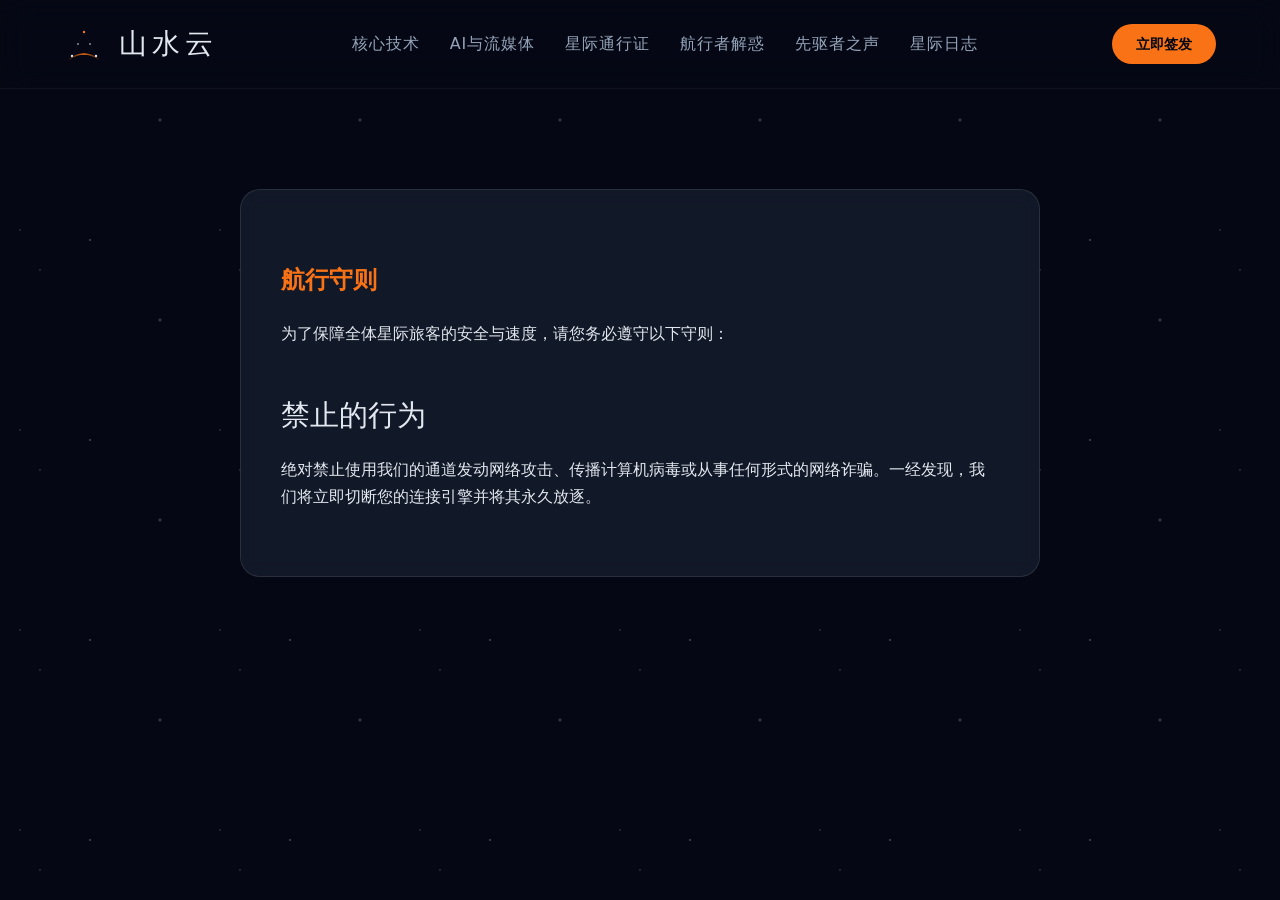
<file: terms.html>
﻿<!DOCTYPE html>
<html lang="zh-CN">
<head>
    <meta charset="UTF-8">
    <meta name="viewport" content="width=device-width, initial-scale=1.0">
    <title>航行守则 - 山水云</title>
    <link rel="stylesheet" href="style.css">
</head>
<body>
    <div class="starfield"></div>
    <header class="cosmic-header">
        <div class="nav-wrap">
            <a href="index.html" class="logo-cosmic">
                <svg width="40" height="40" viewBox="0 0 100 100">
                    <circle cx="50" cy="20" r="3" fill="#F97316"/>
                    <circle cx="35" cy="50" r="2" fill="#E2E8F0"/>
                    <circle cx="65" cy="50" r="2" fill="#E2E8F0"/>
                    <circle cx="20" cy="80" r="3" fill="#E2E8F0"/>
                    <circle cx="80" cy="80" r="3" fill="#E2E8F0"/>
                    <path d="M50 20 L35 50 L20 80 M50 20 L65 50 L80 80" stroke="rgba(255,255,255,0.2)" stroke-width="1" fill="none" stroke-dasharray="2,4"/>
                    <path d="M10 90 Q 50 60 90 90" stroke="url(#comet)" stroke-width="4" fill="none"/>
                    <defs>
                        <linearGradient id="comet" x1="0%" y1="0%" x2="100%" y2="0%">
                            <stop offset="0%" stop-color="rgba(249, 115, 22, 0)"/>
                            <stop offset="50%" stop-color="#F97316"/>
                            <stop offset="100%" stop-color="rgba(249, 115, 22, 0)"/>
                        </linearGradient>
                    </defs>
                </svg>
                山水云
            </a>
            <nav class="cosmic-menu">
                <a href="index.html#core-tech">核心技术</a>
                <a href="index.html#media-ai">AI与流媒体</a>
                <a href="index.html#pricing">星际通行证</a>
                <a href="index.html#faq">航行者解惑</a>
                <a href="index.html#testimonials">先驱者之声</a>
                <a href="starlogs.html">星际日志</a>
            </nav>
            <a href="https://ww012.twilightaff.com/#/?code=A56DH1Af" rel="nofollow" target="_blank" class="btn-nav-cosmic">立即签发</a>
        </div>
    </header>
    <main class="orbit-section">
        <div class="module" style="width: 100%; max-width: 800px; margin: 0 auto;">
            <h2 style="color:var(--solar)">航行守则</h2>
            <p>为了保障全体星际旅客的安全与速度，请您务必遵守以下守则：</p>
            <br>
            <h3>禁止的行为</h3>
            <p>绝对禁止使用我们的通道发动网络攻击、传播计算机病毒或从事任何形式的网络诈骗。一经发现，我们将立即切断您的连接引擎并将其永久放逐。</p>
        </div>
    </main>
</body>
</html>
</file>
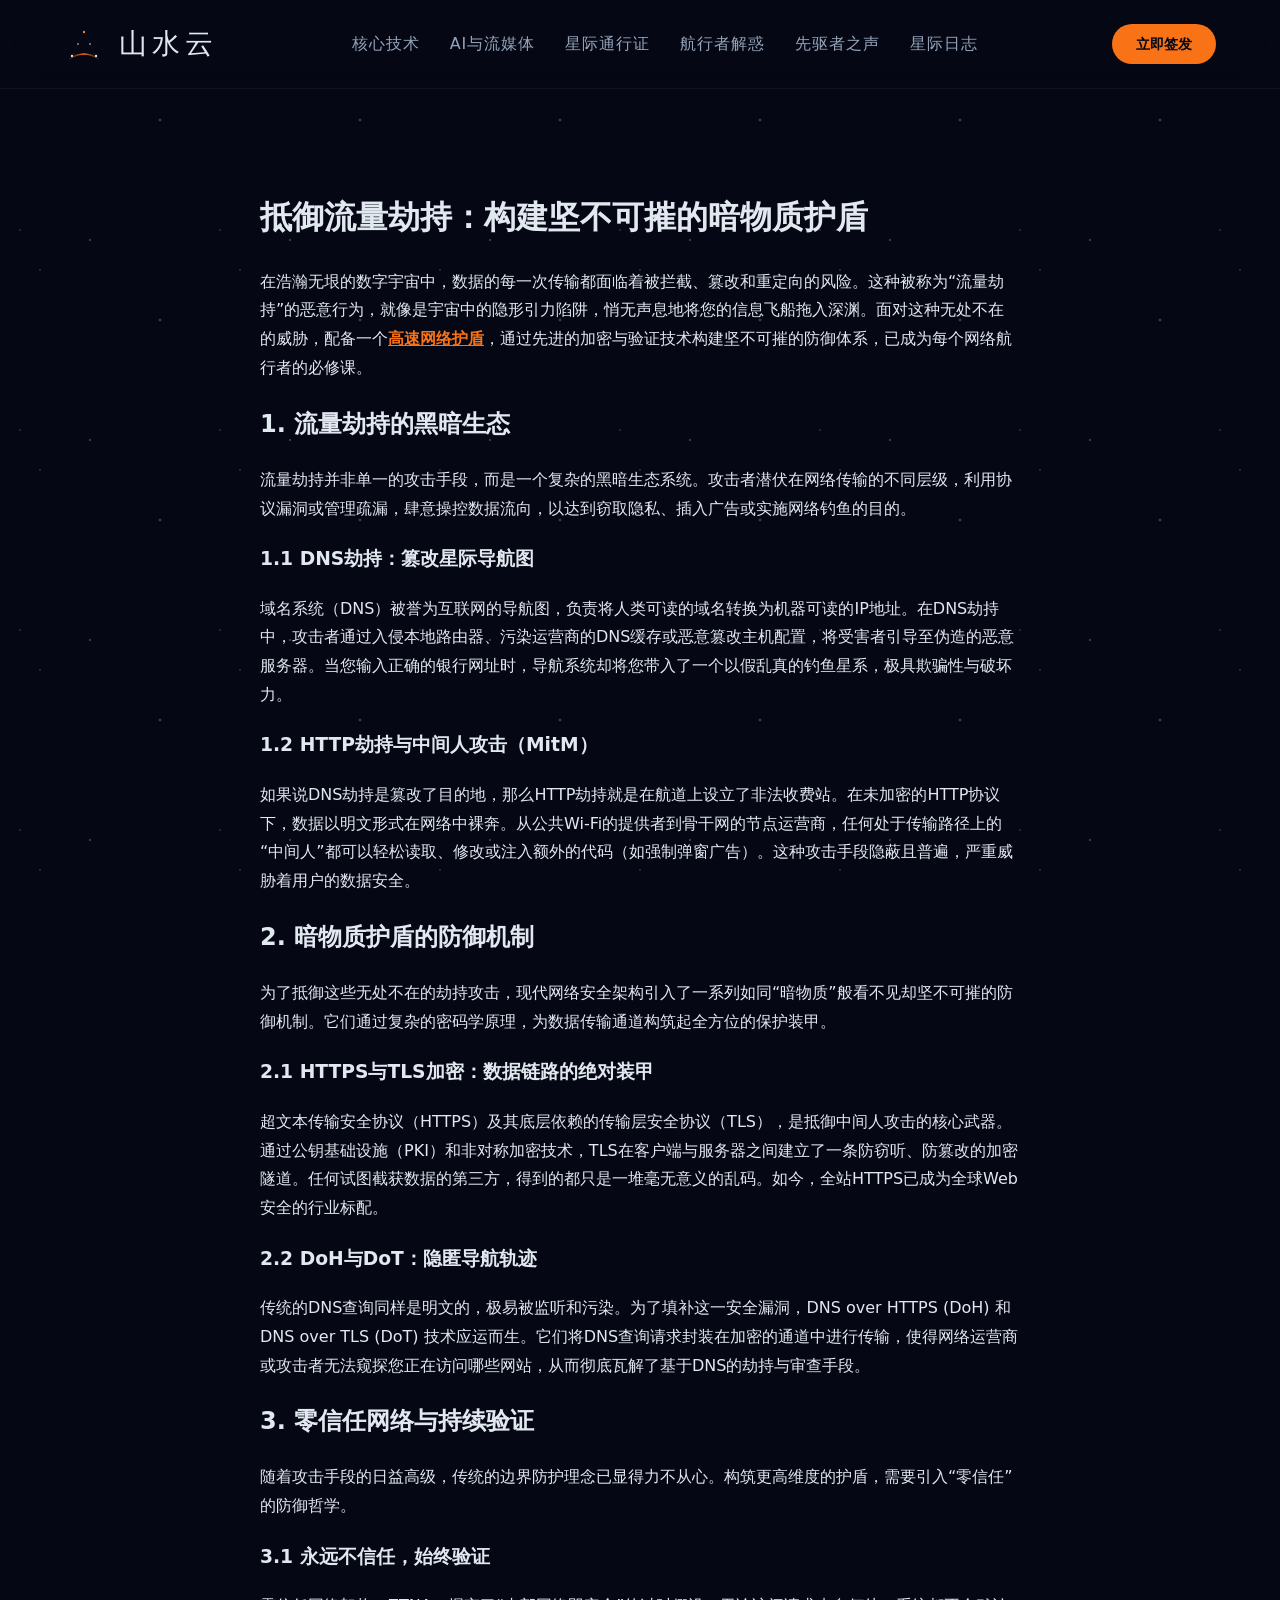
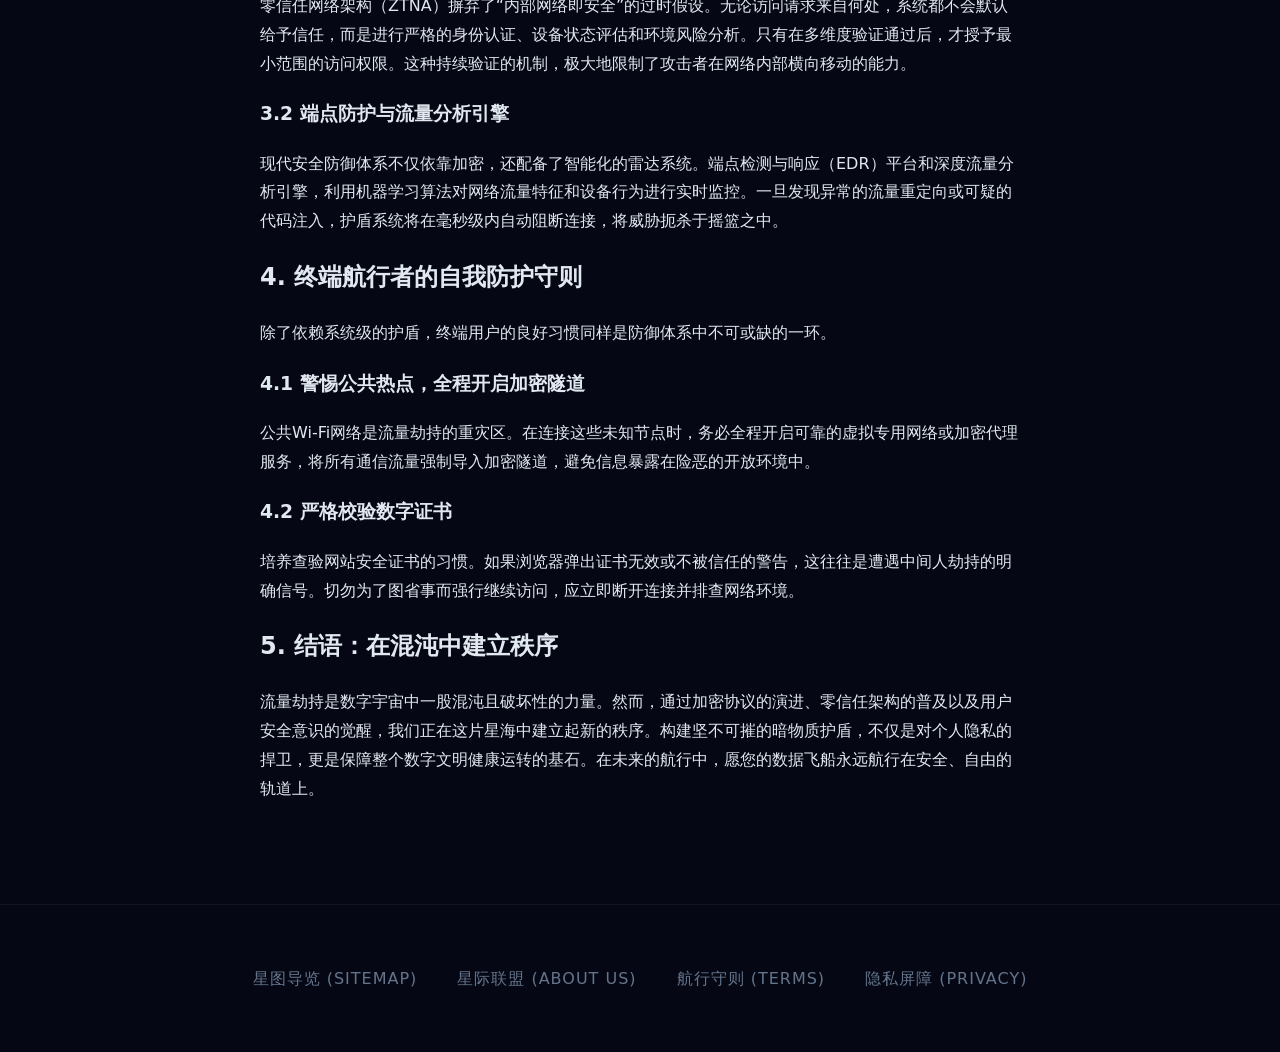
<file: traffic-hijacking-dark-matter-shield.html>
﻿<!DOCTYPE html>
<html lang="zh-CN">
<head>
    <meta charset="UTF-8">
    <meta name="viewport" content="width=device-width, initial-scale=1.0">
    <title>抵御流量劫持：构建坚不可摧的暗物质护盾 | 山水云</title>
    <link rel="stylesheet" href="style.css">
</head>
<body>
    <div class="starfield"></div>
    <header class="cosmic-header">
        <div class="nav-wrap">
            <a href="index.html" class="logo-cosmic">
                <svg width="40" height="40" viewBox="0 0 100 100">
                    <circle cx="50" cy="20" r="3" fill="#F97316"/>
                    <circle cx="35" cy="50" r="2" fill="#E2E8F0"/>
                    <circle cx="65" cy="50" r="2" fill="#E2E8F0"/>
                    <circle cx="20" cy="80" r="3" fill="#E2E8F0"/>
                    <circle cx="80" cy="80" r="3" fill="#E2E8F0"/>
                    <path d="M50 20 L35 50 L20 80 M50 20 L65 50 L80 80" stroke="rgba(255,255,255,0.2)" stroke-width="1" fill="none" stroke-dasharray="2,4"/>
                    <path d="M10 90 Q 50 60 90 90" stroke="url(#comet)" stroke-width="4" fill="none"/>
                    <defs>
                        <linearGradient id="comet" x1="0%" y1="0%" x2="100%" y2="0%">
                            <stop offset="0%" stop-color="rgba(249, 115, 22, 0)"/>
                            <stop offset="50%" stop-color="#F97316"/>
                            <stop offset="100%" stop-color="rgba(249, 115, 22, 0)"/>
                        </linearGradient>
                    </defs>
                </svg>
                山水云
            </a>
            <nav class="cosmic-menu">
                <a href="index.html#core-tech">核心技术</a>
                <a href="index.html#media-ai">AI与流媒体</a>
                <a href="index.html#pricing">星际通行证</a>
                <a href="index.html#faq">航行者解惑</a>
                <a href="index.html#testimonials">先驱者之声</a>
                <a href="starlogs.html">星际日志</a>
            </nav>
            <a href="https://ww012.twilightaff.com/#/?code=A56DH1Af" rel="nofollow" target="_blank" class="btn-nav-cosmic">立即签发</a>
        </div>
    </header>

    <main class="article-body" style="max-width:800px; margin: 100px auto; padding: 0 20px; line-height: 1.8; color: #E2E8F0;">
        <h1>抵御流量劫持：构建坚不可摧的暗物质护盾</h1>
        <p>在浩瀚无垠的数字宇宙中，数据的每一次传输都面临着被拦截、篡改和重定向的风险。这种被称为“流量劫持”的恶意行为，就像是宇宙中的隐形引力陷阱，悄无声息地将您的信息飞船拖入深渊。面对这种无处不在的威胁，配备一个<a href="https://tizilab.net/" target="_blank">高速网络护盾</a>，通过先进的加密与验证技术构建坚不可摧的防御体系，已成为每个网络航行者的必修课。</p>

        <h2>1. 流量劫持的黑暗生态</h2>
        <p>流量劫持并非单一的攻击手段，而是一个复杂的黑暗生态系统。攻击者潜伏在网络传输的不同层级，利用协议漏洞或管理疏漏，肆意操控数据流向，以达到窃取隐私、插入广告或实施网络钓鱼的目的。</p>

        <h3>1.1 DNS劫持：篡改星际导航图</h3>
        <p>域名系统（DNS）被誉为互联网的导航图，负责将人类可读的域名转换为机器可读的IP地址。在DNS劫持中，攻击者通过入侵本地路由器、污染运营商的DNS缓存或恶意篡改主机配置，将受害者引导至伪造的恶意服务器。当您输入正确的银行网址时，导航系统却将您带入了一个以假乱真的钓鱼星系，极具欺骗性与破坏力。</p>

        <h3>1.2 HTTP劫持与中间人攻击（MitM）</h3>
        <p>如果说DNS劫持是篡改了目的地，那么HTTP劫持就是在航道上设立了非法收费站。在未加密的HTTP协议下，数据以明文形式在网络中裸奔。从公共Wi-Fi的提供者到骨干网的节点运营商，任何处于传输路径上的“中间人”都可以轻松读取、修改或注入额外的代码（如强制弹窗广告）。这种攻击手段隐蔽且普遍，严重威胁着用户的数据安全。</p>

        <h2>2. 暗物质护盾的防御机制</h2>
        <p>为了抵御这些无处不在的劫持攻击，现代网络安全架构引入了一系列如同“暗物质”般看不见却坚不可摧的防御机制。它们通过复杂的密码学原理，为数据传输通道构筑起全方位的保护装甲。</p>

        <h3>2.1 HTTPS与TLS加密：数据链路的绝对装甲</h3>
        <p>超文本传输安全协议（HTTPS）及其底层依赖的传输层安全协议（TLS），是抵御中间人攻击的核心武器。通过公钥基础设施（PKI）和非对称加密技术，TLS在客户端与服务器之间建立了一条防窃听、防篡改的加密隧道。任何试图截获数据的第三方，得到的都只是一堆毫无意义的乱码。如今，全站HTTPS已成为全球Web安全的行业标配。</p>

        <h3>2.2 DoH与DoT：隐匿导航轨迹</h3>
        <p>传统的DNS查询同样是明文的，极易被监听和污染。为了填补这一安全漏洞，DNS over HTTPS (DoH) 和 DNS over TLS (DoT) 技术应运而生。它们将DNS查询请求封装在加密的通道中进行传输，使得网络运营商或攻击者无法窥探您正在访问哪些网站，从而彻底瓦解了基于DNS的劫持与审查手段。</p>

        <h2>3. 零信任网络与持续验证</h2>
        <p>随着攻击手段的日益高级，传统的边界防护理念已显得力不从心。构筑更高维度的护盾，需要引入“零信任”的防御哲学。</p>

        <h3>3.1 永远不信任，始终验证</h3>
        <p>零信任网络架构（ZTNA）摒弃了“内部网络即安全”的过时假设。无论访问请求来自何处，系统都不会默认给予信任，而是进行严格的身份认证、设备状态评估和环境风险分析。只有在多维度验证通过后，才授予最小范围的访问权限。这种持续验证的机制，极大地限制了攻击者在网络内部横向移动的能力。</p>

        <h3>3.2 端点防护与流量分析引擎</h3>
        <p>现代安全防御体系不仅依靠加密，还配备了智能化的雷达系统。端点检测与响应（EDR）平台和深度流量分析引擎，利用机器学习算法对网络流量特征和设备行为进行实时监控。一旦发现异常的流量重定向或可疑的代码注入，护盾系统将在毫秒级内自动阻断连接，将威胁扼杀于摇篮之中。</p>

        <h2>4. 终端航行者的自我防护守则</h2>
        <p>除了依赖系统级的护盾，终端用户的良好习惯同样是防御体系中不可或缺的一环。</p>

        <h3>4.1 警惕公共热点，全程开启加密隧道</h3>
        <p>公共Wi-Fi网络是流量劫持的重灾区。在连接这些未知节点时，务必全程开启可靠的虚拟专用网络或加密代理服务，将所有通信流量强制导入加密隧道，避免信息暴露在险恶的开放环境中。</p>

        <h3>4.2 严格校验数字证书</h3>
        <p>培养查验网站安全证书的习惯。如果浏览器弹出证书无效或不被信任的警告，这往往是遭遇中间人劫持的明确信号。切勿为了图省事而强行继续访问，应立即断开连接并排查网络环境。</p>

        <h2>5. 结语：在混沌中建立秩序</h2>
        <p>流量劫持是数字宇宙中一股混沌且破坏性的力量。然而，通过加密协议的演进、零信任架构的普及以及用户安全意识的觉醒，我们正在这片星海中建立起新的秩序。构建坚不可摧的暗物质护盾，不仅是对个人隐私的捍卫，更是保障整个数字文明健康运转的基石。在未来的航行中，愿您的数据飞船永远航行在安全、自由的轨道上。</p>
    </main>

    <footer class="footer-void">
        <div class="footer-links">
            <a href="sitemap.html" target="_blank">星图导览 (Sitemap)</a>
            <a href="about.html" target="_blank">星际联盟 (About Us)</a>
            <a href="terms.html" target="_blank">航行守则 (Terms)</a>
            <a href="privacy.html" target="_blank">隐私屏障 (Privacy)</a>
        </div>
    </footer>
</body>
</html>
</file>
<file: style.css>
/* E:\1落地页\落地页\山水云\shanshuicloud.sbs\style.css */
:root {
    --space-dark: #050814;
    --star-white: #E2E8F0;
    --asteroid: #1E293B;
    --solar: #F97316;
}
* { box-sizing: border-box; }
body {
    margin: 0; padding: 0;
    font-family: system-ui, -apple-system, sans-serif;
    background-color: var(--space-dark);
    color: var(--star-white);
    line-height: 1.7;
    overflow-x: hidden;
}
a { text-decoration: none; color: inherit; }

/* Dynamic Star Background - Pure CSS */
.starfield {
    position: fixed; top: 0; left: 0; right: 0; bottom: 0; z-index: -1;
    background-image: 
        radial-gradient(1px 1px at 20px 30px, #ffffff, rgba(0,0,0,0)),
        radial-gradient(1px 1px at 40px 70px, #ffffff, rgba(0,0,0,0)),
        radial-gradient(1.5px 1.5px at 90px 40px, #ffffff, rgba(0,0,0,0)),
        radial-gradient(2px 2px at 160px 120px, rgba(255,255,255,0.8), rgba(0,0,0,0));
    background-size: 200px 200px;
    opacity: 0.4;
}

/* Cosmic Header */
.cosmic-header { position: sticky; top: 0; z-index: 1000; padding: 20px 5%; background: rgba(5,8,20,0.8); backdrop-filter: blur(15px); border-bottom: 1px solid rgba(255,255,255,0.05); }
.nav-wrap { display: flex; justify-content: space-between; align-items: center; width: 100%; max-width: 1400px; margin: 0 auto; }
.logo-cosmic { display: flex; align-items: center; gap: 15px; font-size: 28px; font-weight: 200; letter-spacing: 5px; color: var(--star-white); }
.cosmic-menu { display: flex; gap: 30px; align-items: center; }
.cosmic-menu a { color: #94A3B8; font-weight: 300; letter-spacing: 1px; transition: 0.2s; }
.cosmic-menu a:hover { color: var(--solar); }
.btn-nav-cosmic { background: var(--solar); color: var(--space-dark); padding: 8px 24px; border-radius: 50px; font-weight: bold; font-size: 0.9rem; transition: 0.3s; }
.btn-nav-cosmic:hover { box-shadow: 0 0 15px rgba(249,115,22,0.5); }
@media (max-width: 800px) { .cosmic-menu { display: none; } }

/* Hero */
.hero-space { padding: 15vh 5%; text-align: center; }
.hero-space h1 { font-size: 4.5rem; font-weight: 300; margin: 0 0 20px; text-shadow: 0 0 40px rgba(249, 115, 22, 0.4); }
.hero-space p { font-size: 1.3rem; max-width: 600px; margin: 0 auto 50px; color: #94A3B8; font-weight: 300; }

/* Buttons */
.btn-cosmic {
    display: inline-block; padding: 18px 40px; font-size: 1.1rem; border-radius: 100px;
    letter-spacing: 2px; transition: all 0.3s; margin: 10px; border: 1px solid transparent;
}
.btn-solar { background: var(--solar); color: var(--space-dark); font-weight: bold; box-shadow: 0 0 20px rgba(249, 115, 22, 0.3); }
.btn-solar:hover { background: #FF8A3D; box-shadow: 0 0 40px rgba(249, 115, 22, 0.6); }
.btn-orbit { background: transparent; color: var(--star-white); border-color: rgba(255,255,255,0.3); }
.btn-orbit:hover { border-color: var(--star-white); background: rgba(255,255,255,0.1); }

/* Timeline Features */
.orbit-section { padding: 100px 5%; max-width: 1200px; margin: 0 auto; }
.orbit-title { font-size: 3rem; font-weight: 200; text-align: center; margin-bottom: 80px; }
.orbit-row { display: flex; align-items: center; gap: 50px; margin-bottom: 80px; }
.orbit-row.reverse { flex-direction: row-reverse; }
.orbit-icon-box { flex: 1; display: flex; justify-content: center; }
.orbit-icon-box svg { width: 120px; height: 120px; filter: drop-shadow(0 0 10px rgba(255,255,255,0.2)); }
.orbit-text { flex: 1; }
.orbit-text h3 { font-size: 2rem; font-weight: 300; margin: 0 0 15px; color: var(--solar); }
.orbit-text p { font-size: 1.1rem; color: #94A3B8; }

/* Pricing Modules */
.modules { display: flex; gap: 30px; justify-content: center; flex-wrap: wrap; }
.module { background: rgba(30, 41, 59, 0.5); border: 1px solid rgba(255,255,255,0.1); padding: 50px 40px; border-radius: 20px; width: 320px; backdrop-filter: blur(10px); }
.module.core { border-color: var(--solar); transform: scale(1.05); background: rgba(30, 41, 59, 0.8); }
.module h3 { font-weight: 200; font-size: 1.8rem; margin: 0 0 10px; }
.module .price { font-size: 3.5rem; font-weight: 100; margin-bottom: 30px; color: var(--star-white); }
.module ul { padding: 0; list-style: none; margin-bottom: 40px; }
.module ul li { padding: 12px 0; border-bottom: 1px solid rgba(255,255,255,0.05); font-weight: 300; color: #CBD5E1; }

/* Footer */
.footer-void { padding: 60px 0; border-top: 1px solid rgba(255,255,255,0.05); text-align: center; margin-top: 80px; }
.footer-links { display: flex; justify-content: center; gap: 40px; flex-wrap: wrap; }
.footer-links a { color: #64748B; font-weight: 300; letter-spacing: 1px; text-transform: uppercase; }
.footer-links a:hover { color: var(--star-white); }

@media (max-width: 768px) {
    .hero-space h1 { font-size: 3rem; }
    .orbit-row, .orbit-row.reverse { flex-direction: column; text-align: center; gap: 30px; margin-bottom: 60px; }
    .module.core { transform: none; }
    .btn-cosmic { display: block; width: 100%; margin: 10px 0; }
}

.article-body a { color: #F97316; text-decoration: underline; font-weight: bold; }
.article-body a:visited { color: #F97316; }
</file>
